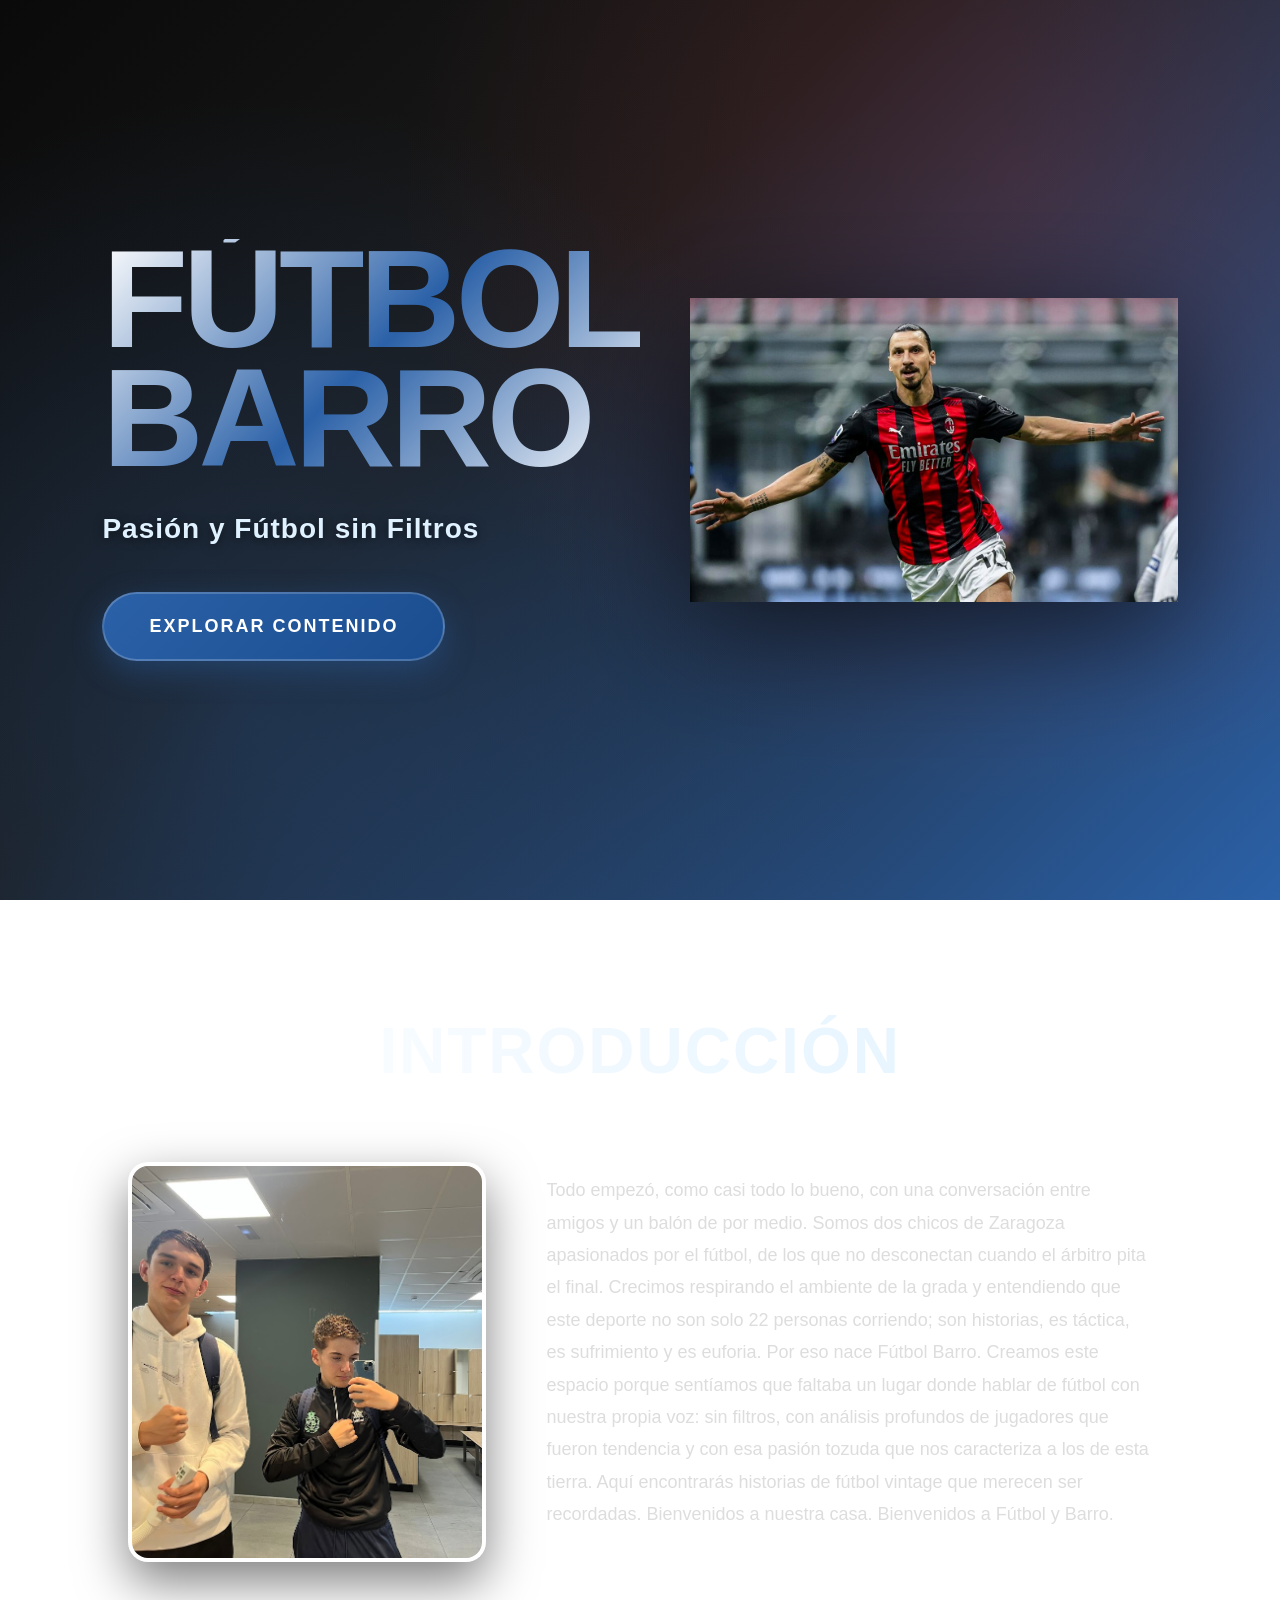
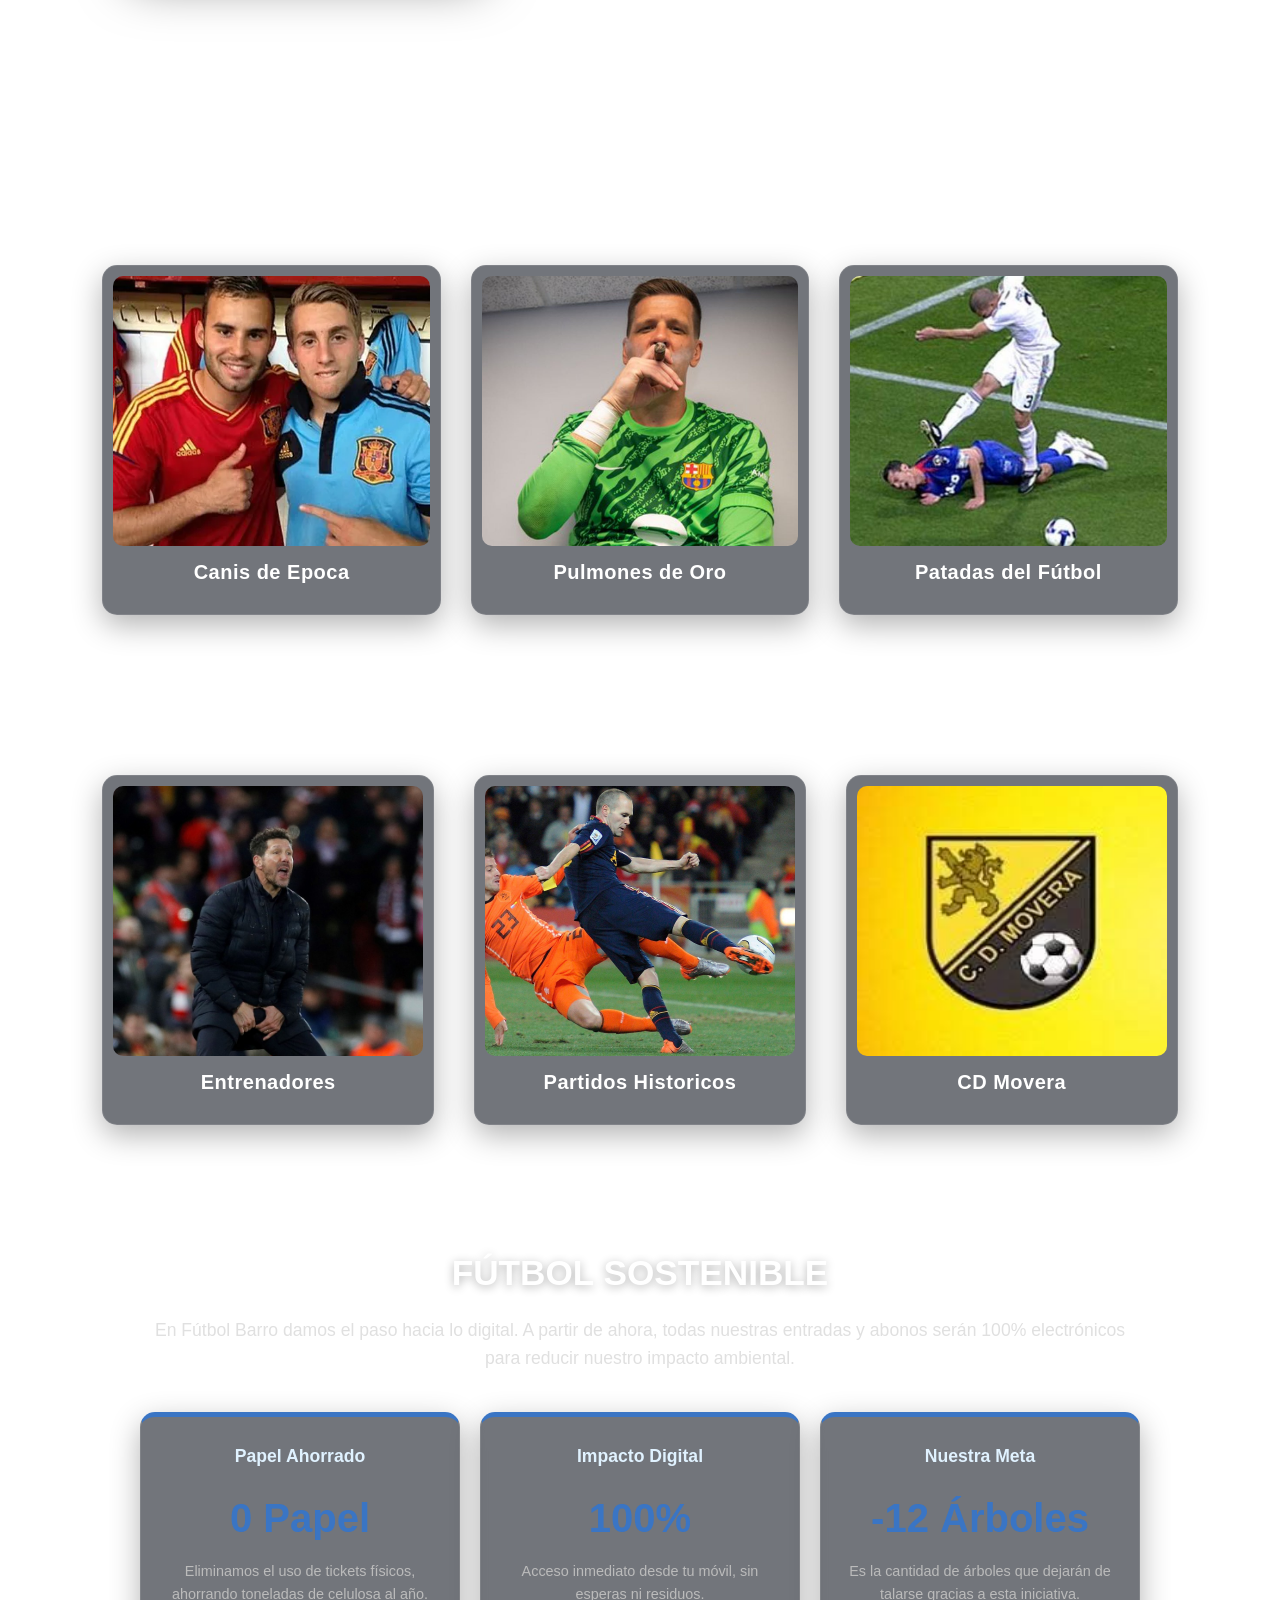
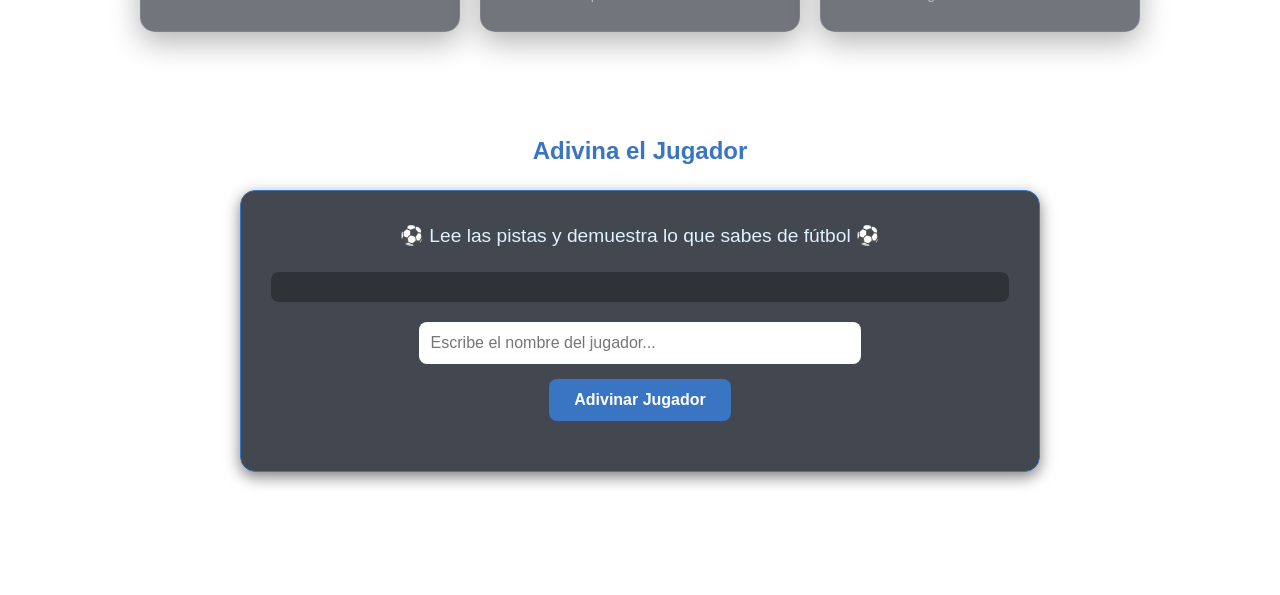
<file: index.html>
<!DOCTYPE html>
<html lang="es">

<head>
  <meta charset="UTF-8">
  <meta name="viewport" content="width=device-width, initial-scale=1.0">
  <title>Fútbol Barro</title>
  <link rel="stylesheet" href="Principal.css">
  

  <style>
    /* Tus estilos originales */
    .sostenibilidad {
      padding: 60px 20px;
      background-color: transparent;
      text-align: center;
      font-family: sans-serif;
    }
    .sos-container { max-width: 1000px; margin: 0 auto; }
    .sos-titulo {
      color: #ffffff; font-size: 2.2rem; margin-bottom: 15px; text-transform: uppercase;
      font-weight: bold; text-shadow: 0 2px 10px rgba(0, 0, 0, 0.3);
    }
    .sos-descripcion { font-size: 1.1rem; color: #e0e0e0; margin-bottom: 40px; line-height: 1.6; }
    .sos-grid { display: flex; justify-content: space-around; gap: 20px; flex-wrap: wrap; }
    .sos-card {
      background: rgba(20, 25, 35, 0.6); backdrop-filter: blur(10px); -webkit-backdrop-filter: blur(10px);
      padding: 25px; border-radius: 15px; box-shadow: 0 10px 30px rgba(0,0,0,0.3); flex: 1;
      min-width: 280px; border: 1px solid rgba(255, 255, 255, 0.1); border-top: 5px solid #3a75c4;
      transition: transform 0.3s ease, border-color 0.3s ease;
    }
    .sos-card:hover { transform: translateY(-5px); border-top-color: #619aeb; }
    .sos-card h3 { margin-bottom: 15px; color: #e0f2ff; font-size: 1.1rem; }
    .sos-numero { display: block; font-size: 2.5rem; font-weight: bold; color: #3a75c4; margin-bottom: 10px; }
    .sos-card p { font-size: 0.9rem; color: #bbb; }

    /* Estilos extra para que el juego se vea guapo */
    .juego-container {
      background: rgba(20, 25, 35, 0.8); padding: 30px; border-radius: 15px;
      border: 1px solid #3a75c4; color: white; box-shadow: 0 5px 15px rgba(0,0,0,0.5);
    }
    .juego-input {
      padding: 12px; width: 60%; border-radius: 8px; border: none;
      font-size: 1rem; margin-bottom: 15px; outline: none;
    }
    .juego-boton {
      padding: 12px 25px; background: #3a75c4; color: white; font-weight: bold;
      border: none; border-radius: 8px; cursor: pointer; font-size: 1rem; transition: 0.3s;
    }
    .juego-boton:hover { background: #619aeb; }
    .juego-reiniciar { background: #28a745; margin-top: 20px; }
    .juego-reiniciar:hover { background: #34ce57; }
  </style>
  <link rel="stylesheet" href="https://pyscript.net/releases/2024.1.1/core.css">
  <script type="module" src="https://pyscript.net/releases/2024.1.1/core.js"></script>
</head>

<body>
  <section class="hero">
    <div class="hero-overlay"></div>
    <div class="hero-text">
      <h1>FÚTBOL<br>BARRO</h1>
      <p class="hero-tagline">Pasión y Fútbol sin Filtros</p>
      <a href="#categorias" class="hero-cta">Explorar Contenido</a>
    </div>
    <div class="hero-img">
      <img src="ibra.jpg" alt="Jugador de Fútbol Barro">
    </div>
  </section>

  <section class="sobre">
    <h2>INTRODUCCIÓN</h2>
    <div class="sobre-container">
      <img class="sobre-img" src="Nosotros.jpg" alt="Sobre Nosotros">
      <div class="sobre-text">
        <p>Todo empezó, como casi todo lo bueno, con una conversación entre amigos y un balón de por medio. Somos dos
          chicos de Zaragoza apasionados por el fútbol, de los que no desconectan cuando el árbitro pita el final.
          Crecimos respirando el ambiente de la grada y entendiendo que este deporte no son solo 22 personas corriendo;
          son historias, es táctica, es sufrimiento y es euforia. Por eso nace Fútbol Barro.
          Creamos este espacio porque sentíamos que faltaba un lugar donde hablar de fútbol con nuestra propia voz: sin
          filtros, con análisis profundos de jugadores que fueron tendencia y con esa pasión tozuda que nos caracteriza
          a los de esta tierra. Aquí encontrarás historias de fútbol vintage que merecen ser recordadas.
          Bienvenidos a nuestra casa. Bienvenidos a Fútbol y Barro.</p>
      </div>
    </div>
  </section>

  <section id="categorias" class="categorias azul">
    <h2>Categorías</h2>
    <div class="cards">
      <a href="canis.html"><button class="card"><img src="deulofeuyjesesefutbol_0.jpg.jpg" alt="Canis de Epoca"><span>Canis de Epoca</span></button></a>
      <a href="pulmones.html"><button class="card"><img src="Pulmones.jpg" alt="Pulmones de oro"><span>Pulmones de Oro</span></button></a>
      <a href="patadas.html"><button class="card"><img src="pepe.jpg" alt="Patadas del Fútbol"><span>Patadas del Fútbol</span></button></a>
    </div>
  </section>

  <section class="categorias blanco">
    <div class="cat-grid">
      <a href="entrenadores.html"><button class="cat-item"><img src="Cholo.jpg" alt="Entrenadores" style="object-position: top;"><span>Entrenadores</span></button></a>
      <a href="partidos.html"><button class="cat-item"><img src="Iniesta.jpg" alt="Partidos Historicos" style="object-position: top;"><span>Partidos Historicos</span></button></a>
      <a href="movera.html"><button class="cat-item"><img src="Movera.jpg" alt="CD Movera" style="object-fit: fill;"><span>CD Movera</span></button></a>
    </div>
  </section>

  <section class="sostenibilidad">
    <div class="sos-container">
      <h2 class="sos-titulo">Fútbol Sostenible</h2>
      <p class="sos-descripcion">
        En Fútbol Barro damos el paso hacia lo digital. A partir de ahora, todas nuestras entradas y abonos serán 100% electrónicos para reducir nuestro impacto ambiental.
      </p>
      <div class="sos-grid">
        <div class="sos-card"><h3>Papel Ahorrado</h3><span class="sos-numero">0 Papel</span><p>Eliminamos el uso de tickets físicos, ahorrando toneladas de celulosa al año.</p></div>
        <div class="sos-card"><h3>Impacto Digital</h3><span class="sos-numero">100%</span><p>Acceso inmediato desde tu móvil, sin esperas ni residuos.</p></div>
        <div class="sos-card"><h3>Nuestra Meta</h3><span class="sos-numero">-12 Árboles</span><p>Es la cantidad de árboles que dejarán de talarse gracias a esta iniciativa.</p></div>
      </div>
    </div>
  </section>

  <section style="text-align: center; padding: 40px 20px;">
    <h2 style="margin-bottom: 20px; color: #3a75c4;">Adivina el Jugador</h2>
    
    <div style="max-width: 800px; margin: 0 auto;" class="juego-container">
      <p style="font-size: 1.2rem; color: #e0f2ff; margin-bottom: 20px;">⚽ Lee las pistas y demuestra lo que sabes de fútbol ⚽</p>
      
      <div style="background: rgba(0,0,0,0.3); padding: 15px; border-radius: 8px; margin-bottom: 20px;">
        <p id="texto-pista" style="font-size: 1.1rem; font-style: italic;"></p>
      </div>
      
      <p id="texto-intentos" style="color: #ffcc00; font-weight: bold; margin-bottom: 15px;"></p>
      
      <input type="text" id="input-respuesta" class="juego-input" placeholder="Escribe el nombre del jugador...">
      <br>
      <button id="btn-adivinar" py-click="comprobar_respuesta" class="juego-boton">Adivinar Jugador</button>
      
      <p id="texto-resultado" style="font-size: 1.3rem; font-weight: bold; margin-top: 20px;"></p>
      
      <button id="btn-reiniciar" py-click="iniciar_juego" class="juego-boton juego-reiniciar" style="display: none;">Jugar otra vez</button>

      <script type="py">
        import random
        from pyscript import document

        jugadores = [
            {"pistas": "Delantero, francés, juega en el Real Madrid, campeón del mundo en 2018.", "respuesta": "mbappe"},
            {"pistas": "Delantero, argentino, leyenda del FC Barcelona, ganó el Mundial en 2022.", "respuesta": "messi"},
            {"pistas": "Delantero, portugués, leyenda del Real Madrid, le apodan 'El Bicho'.", "respuesta": "cristiano ronaldo"},
            {"pistas": "Extremo, brasileño, juega en el Real Madrid, lleva el dorsal 7.", "respuesta": "vinicius"},
            {"pistas": "Delantero, noruego, juega en el Manchester City, le llaman el 'Cyborg'.", "respuesta": "haaland"},
            {"pistas": "Extremo, español, juega en el FC Barcelona, ganó la Eurocopa 2024 siendo muy joven.", "respuesta": "lamine yamal"},
            {"pistas": "Centrocampista, inglés, juega en el Real Madrid, celebra los goles con los brazos abiertos.", "respuesta": "bellingham"},
            {"pistas": "Portero, belga, juega en el Real Madrid, considerado uno de los mejores del mundo bajo palos.", "respuesta": "courtois"}
        ]

        jugador_secreto = {}
        intentos = 3

        def iniciar_juego(*args):
            global jugador_secreto, intentos
            jugador_secreto = random.choice(jugadores)
            intentos = 3
            
            document.getElementById("texto-pista").innerText = f"Pista: {jugador_secreto['pistas']}"
            document.getElementById("texto-intentos").innerText = f"Te quedan {intentos} intentos."
            document.getElementById("texto-resultado").innerText = ""
            document.getElementById("input-respuesta").value = ""
            
            document.getElementById("input-respuesta").disabled = False
            document.getElementById("btn-adivinar").disabled = False
            document.getElementById("btn-reiniciar").style.display = "none"

        def comprobar_respuesta(event):
            global intentos
            respuesta_usuario = document.getElementById("input-respuesta").value.strip().lower()
            resultado_el = document.getElementById("texto-resultado")
            intentos_el = document.getElementById("texto-intentos")
            
            if respuesta_usuario == jugador_secreto["respuesta"]:
                resultado_el.innerText = "¡CORRECTO! 🎉 Has adivinado el jugador."
                resultado_el.style.color = "#28a745" 
                terminar_juego()
            else:
                intentos -= 1
                if intentos > 0:
                    resultado_el.innerText = "❌ Incorrecto. ¡Prueba otra vez!"
                    resultado_el.style.color = "#dc3545" 
                    intentos_el.innerText = f"Te quedan {intentos} intentos."
                else:
                    resultado_el.innerText = f"💀 ¡Has perdido! El jugador era: {jugador_secreto['respuesta'].upper()}"
                    resultado_el.style.color = "#dc3545" 
                    intentos_el.innerText = "Te quedaste sin intentos."
                    terminar_juego()

        def terminar_juego():
            document.getElementById("input-respuesta").disabled = True
            document.getElementById("btn-adivinar").disabled = True
            document.getElementById("btn-reiniciar").style.display = "inline-block"

        iniciar_juego()
      </script>
    </div>
  </section>

  <footer class="footer">
    <div class="footer-left">Álvaro López y Rubén Alquezar</div>
    <div class="footer-right">FutbolBarroSL</div>
  </footer>
</body>

</html>
</file>
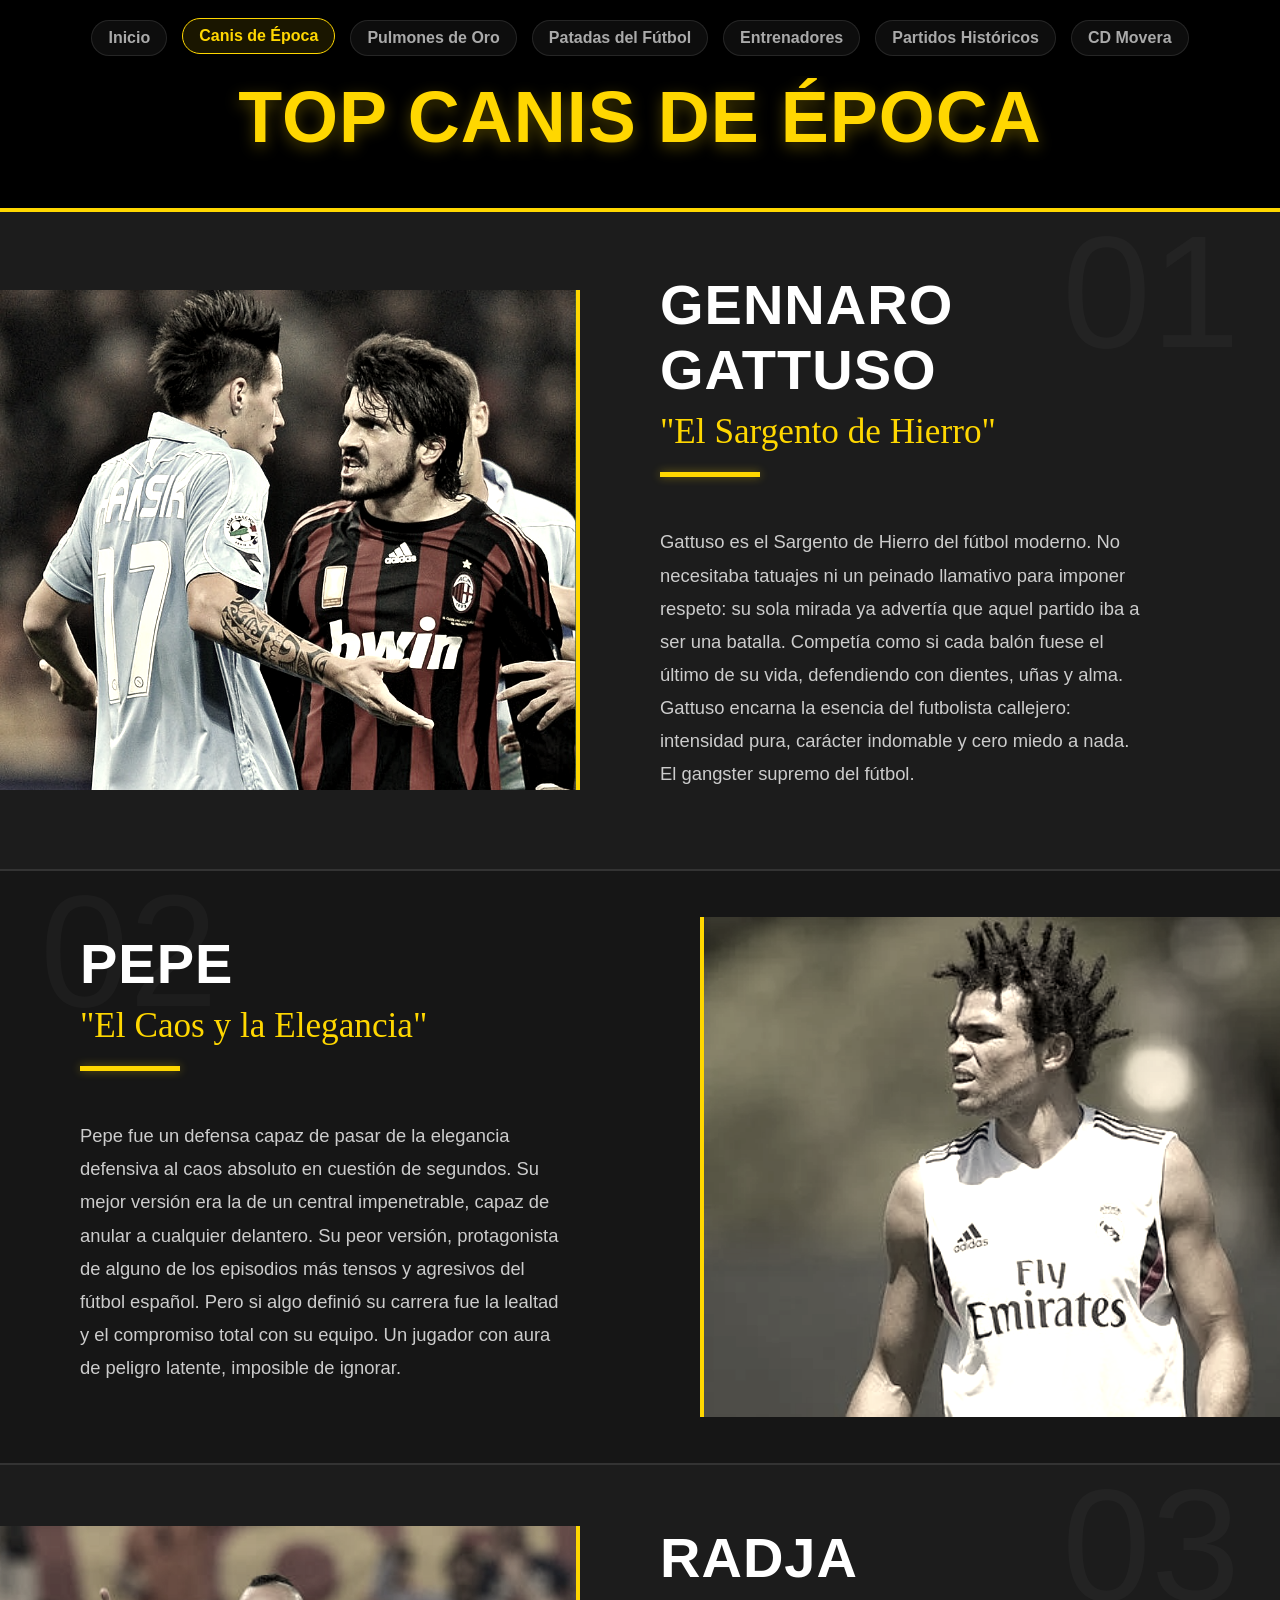
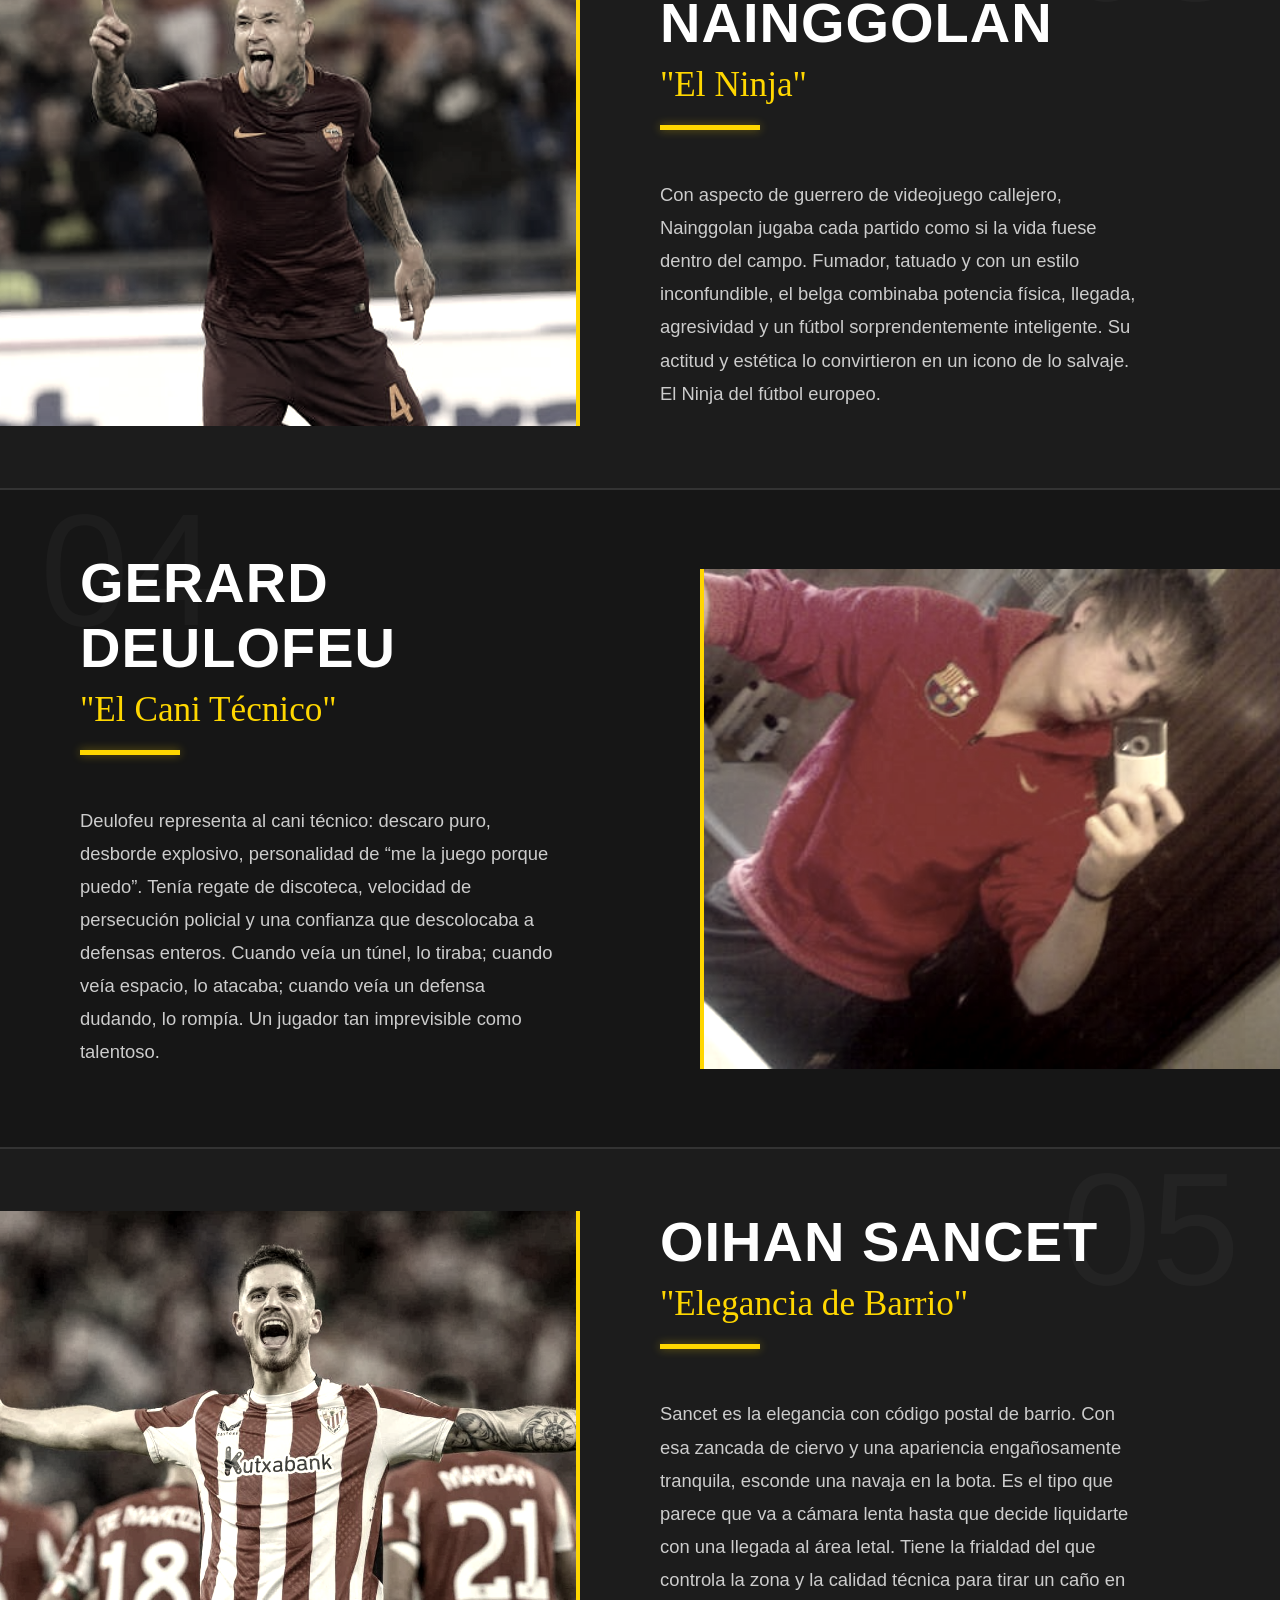
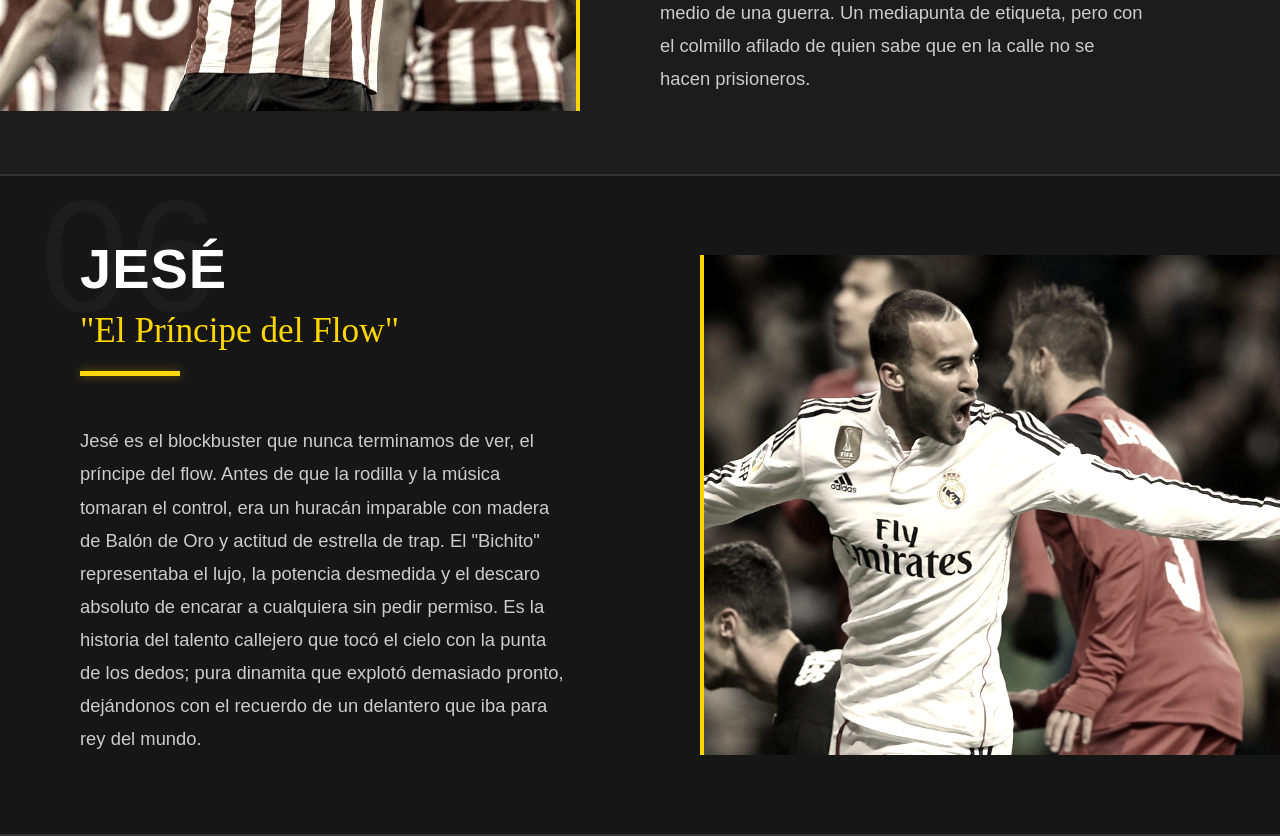
<file: canis.html>
<!DOCTYPE html>
<html lang="en">

<head>
    <meta charset="UTF-8">
    <meta name="viewport" content="width=device-width, initial-scale=1.0">
    <title>Canis de Epoca</title>
    <link rel="stylesheet" href="canis.css">
</head>

<body>
    <nav class="category-nav">
        <a href="index.html">Inicio</a>
        <a href="canis.html" class="active">Canis de Época</a>
        <a href="pulmones.html">Pulmones de Oro</a>
        <a href="patadas.html">Patadas del Fútbol</a>
        <a href="entrenadores.html">Entrenadores</a>
        <a href="partidos.html">Partidos Históricos</a>
        <a href="movera.html">CD Movera</a>
    </nav>
    <header class="main-header">
        <h1 class="titulo-principal">TOP CANIS DE ÉPOCA</h1>
    </header>

    <main class="lista-canis">

        <!-- 1. Gennaro Gattuso -->
        <section class="cani-row rango-1">
            <div class="cani-img-container">
                <img src="gatuso.jpg" alt="Gennaro Gattuso" class="img-cani">
            </div>
            <div class="cani-info">
                <span class="rank-number">01</span>
                <h2>Gennaro Gattuso</h2>
                <p class="apodo">"El Sargento de Hierro"</p>
                <div class="separator-gold"></div>
                <p class="descripcion">
                    Gattuso es el Sargento de Hierro del fútbol moderno. No necesitaba tatuajes ni un peinado
                    llamativo para imponer respeto: su sola mirada ya advertía que aquel partido iba a ser una batalla.
                    Competía como si cada balón fuese el último de su vida, defendiendo con dientes, uñas y alma.
                    Gattuso encarna la esencia del futbolista callejero: intensidad pura, carácter indomable y cero
                    miedo a nada. El gangster supremo del fútbol.
                </p>
            </div>
        </section>

        <!-- 2. Pepe -->
        <section class="cani-row rango-2">
            <div class="cani-img-container">
                <img src="pepe.png" alt="Pepe" class="img-cani">
            </div>
            <div class="cani-info">
                <span class="rank-number">02</span>
                <h2>Pepe</h2>
                <p class="apodo">"El Caos y la Elegancia"</p>
                <div class="separator-gold"></div>
                <p class="descripcion">
                    Pepe fue un defensa capaz de pasar de la elegancia defensiva al caos absoluto en cuestión de
                    segundos. Su mejor versión era la de un central impenetrable, capaz de anular a cualquier
                    delantero. Su peor versión, protagonista de alguno de los episodios más tensos y agresivos del
                    fútbol español. Pero si algo definió su carrera fue la lealtad y el compromiso total con su equipo.
                    Un jugador con aura de peligro latente, imposible de ignorar.
                </p>
            </div>
        </section>

        <!-- 3. Radja Nainggolan -->
        <section class="cani-row rango-3">
            <div class="cani-img-container">
                <img src="naingolan.png" alt="Radja Nainggolan" class="img-cani">
            </div>
            <div class="cani-info">
                <span class="rank-number">03</span>
                <h2>Radja Nainggolan</h2>
                <p class="apodo">"El Ninja"</p>
                <div class="separator-gold"></div>
                <p class="descripcion">
                    Con aspecto de guerrero de videojuego callejero, Nainggolan jugaba cada partido como si la vida
                    fuese dentro del campo. Fumador, tatuado y con un estilo inconfundible, el belga combinaba
                    potencia física, llegada, agresividad y un fútbol sorprendentemente inteligente. Su actitud y
                    estética lo convirtieron en un icono de lo salvaje. El Ninja del fútbol europeo.
                </p>
            </div>
        </section>

        <!-- 4. Gerard Deulofeu -->
        <section class="cani-row">
            <div class="cani-img-container">
                <img src="deulofeu.jpg" alt="Gerard Deulofeu" class="img-cani">
            </div>
            <div class="cani-info">
                <span class="rank-number">04</span>
                <h2>Gerard Deulofeu</h2>
                <p class="apodo">"El Cani Técnico"</p>
                <div class="separator-gold"></div>
                <p class="descripcion">
                    Deulofeu representa al cani técnico: descaro puro, desborde explosivo, personalidad de “me la
                    juego porque puedo”. Tenía regate de discoteca, velocidad de persecución policial y una confianza
                    que descolocaba a defensas enteros. Cuando veía un túnel, lo tiraba; cuando veía espacio, lo
                    atacaba; cuando veía un defensa dudando, lo rompía. Un jugador tan imprevisible como talentoso.
                </p>
            </div>
        </section>

        <!-- 5. Oihan Sancet -->
        <section class="cani-row">
            <div class="cani-img-container">
                <img src="sancet.png" alt="Oihan Sancet" class="img-cani">
            </div>
            <div class="cani-info">
                <span class="rank-number">05</span>
                <h2>Oihan Sancet</h2>
                <p class="apodo">"Elegancia de Barrio"</p>
                <div class="separator-gold"></div>
                <p class="descripcion">
                    Sancet es la elegancia con código postal de barrio. Con esa zancada de ciervo y una apariencia
                    engañosamente tranquila, esconde una navaja en la bota. Es el tipo que parece que va a cámara
                    lenta hasta que decide liquidarte con una llegada al área letal. Tiene la frialdad del que
                    controla la zona y la calidad técnica para tirar un caño en medio de una guerra. Un mediapunta de
                    etiqueta, pero con el colmillo afilado de quien sabe que en la calle no se hacen prisioneros.
                </p>
            </div>
        </section>

        <!-- 6. Jesé -->
        <section class="cani-row">
            <div class="cani-img-container">
                <img src="jese2.jpg" alt="Jesé" class="img-cani">
            </div>
            <div class="cani-info">
                <span class="rank-number">06</span>
                <h2>Jesé</h2>
                <p class="apodo">"El Príncipe del Flow"</p>
                <div class="separator-gold"></div>
                <p class="descripcion">
                    Jesé es el blockbuster que nunca terminamos de ver, el príncipe del flow. Antes de que la
                    rodilla y la música tomaran el control, era un huracán imparable con madera de Balón de Oro y
                    actitud de estrella de trap. El "Bichito" representaba el lujo, la potencia desmedida y el
                    descaro absoluto de encarar a cualquiera sin pedir permiso. Es la historia del talento callejero
                    que tocó el cielo con la punta de los dedos; pura dinamita que explotó demasiado pronto,
                    dejándonos con el recuerdo de un delantero que iba para rey del mundo.
                </p>
            </div>
        </section>

    </main>
    <script src="sticky-nav.js"></script>
</body>

</html>
</file>
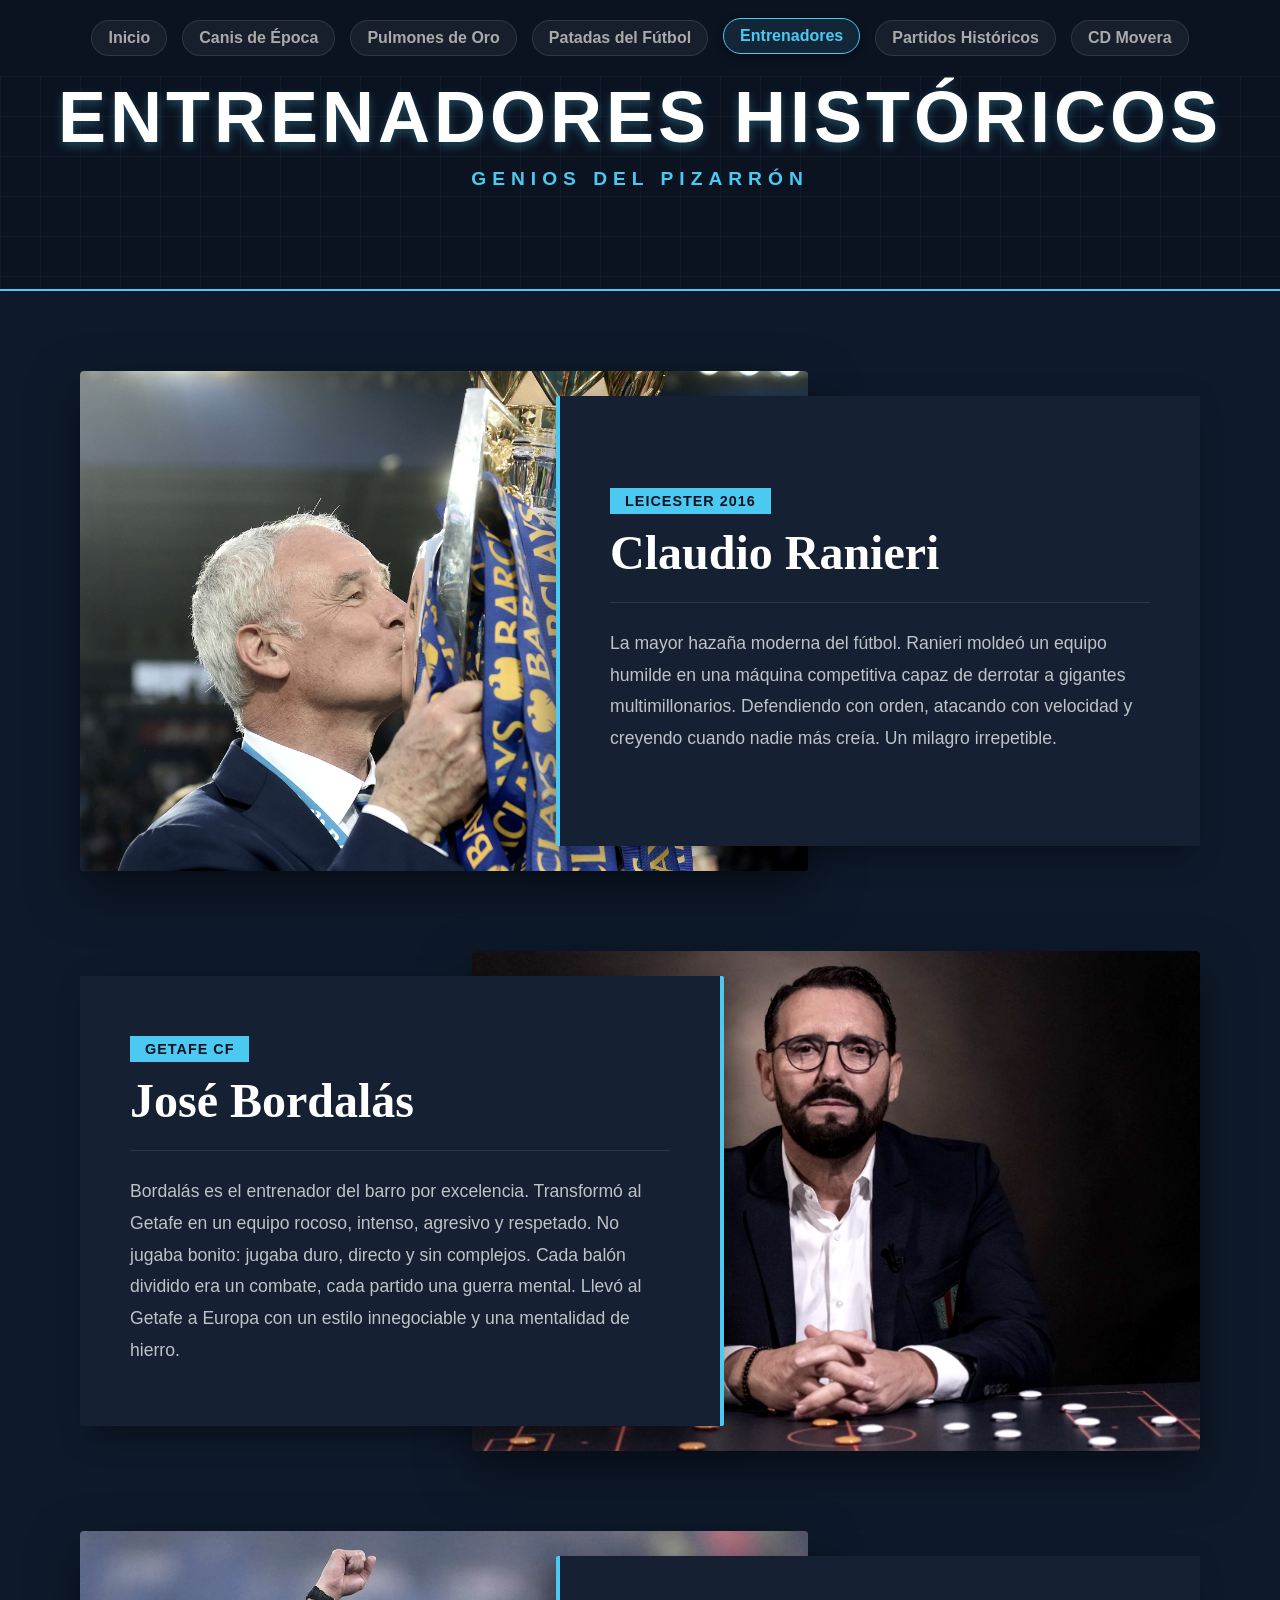
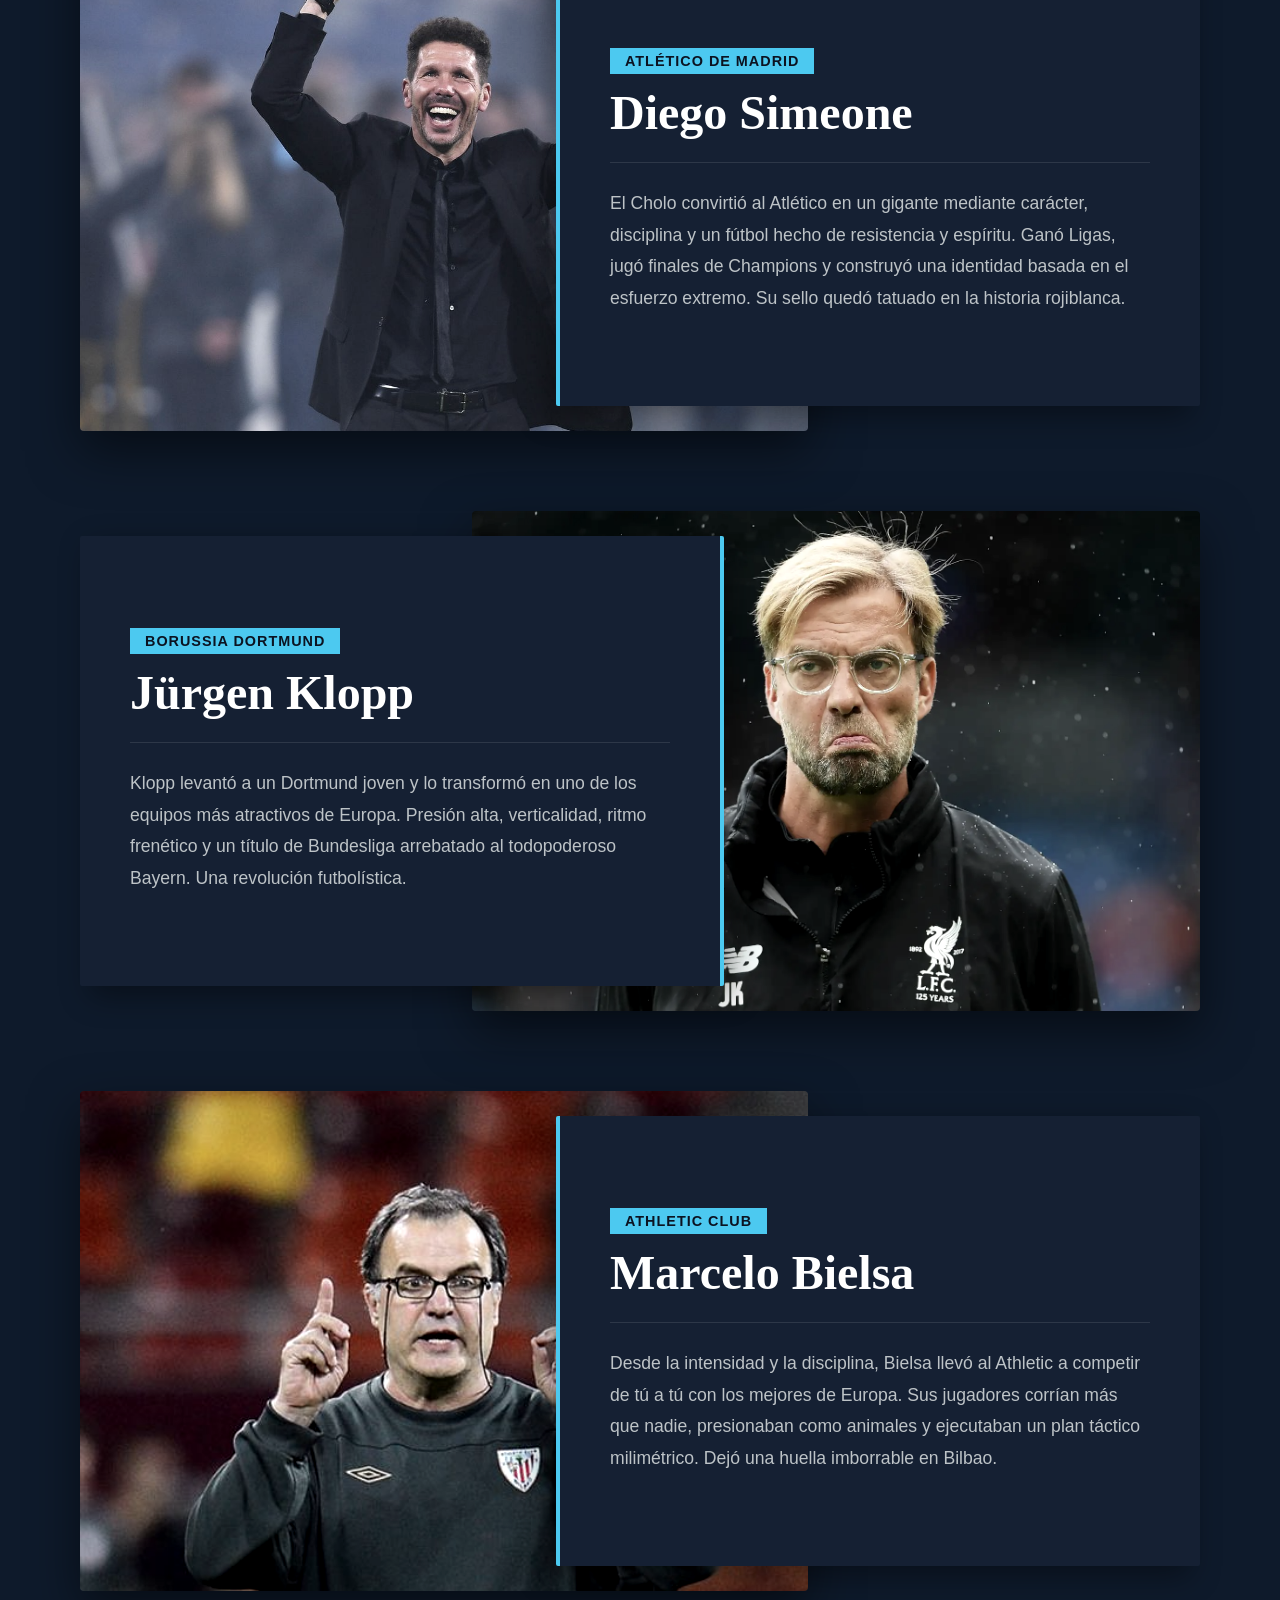
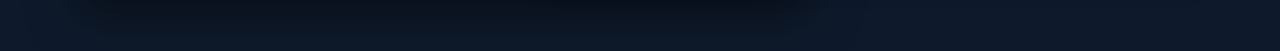
<file: entrenadores.html>
<!DOCTYPE html>
<html lang="en">

<head>
    <meta charset="UTF-8">
    <meta name="viewport" content="width=device-width, initial-scale=1.0">
    <title>Entrenadores Históricos</title>
    <link rel="stylesheet" href="entrenadores.css">
</head>

<body>
    <nav class="category-nav">
        <a href="index.html">Inicio</a>
        <a href="canis.html">Canis de Época</a>
        <a href="pulmones.html">Pulmones de Oro</a>
        <a href="patadas.html">Patadas del Fútbol</a>
        <a href="entrenadores.html" class="active">Entrenadores</a>
        <a href="partidos.html">Partidos Históricos</a>
        <a href="movera.html">CD Movera</a>
    </nav>
    <header class="header-tactico">
        <h1 class="titulo-principal">ENTRENADORES HISTÓRICOS</h1>
        <p class="sub-header">GENIOS DEL PIZARRÓN</p>
    </header>

    <main class="lista-entrenadores">

        <!-- 1. Claudio Ranieri -->
        <section class="entrenador-row">
            <div class="img-wrapper">
                <img src="claudio.jpg" alt="Claudio Ranieri" class="entrenador-img">
            </div>
            <div class="tactical-card">
                <div class="card-header">
                    <span class="team-tag">LEICESTER 2016</span>
                    <h2>Claudio Ranieri</h2>
                </div>
                <div class="separator-blue"></div>
                <p class="descripcion">
                    La mayor hazaña moderna del fútbol. Ranieri moldeó un equipo humilde en una máquina competitiva
                    capaz de derrotar a gigantes multimillonarios. Defendiendo con orden, atacando con velocidad y
                    creyendo cuando nadie más creía. Un milagro irrepetible.
                </p>
            </div>
        </section>

        <!-- 2. José Bordalás -->
        <section class="entrenador-row inverted">
            <div class="img-wrapper">
                <img src="Bordalas2.webp" alt="José Bordalás" class="entrenador-img">
            </div>
            <div class="tactical-card">
                <div class="card-header">
                    <span class="team-tag">GETAFE CF</span>
                    <h2>José Bordalás</h2>
                </div>
                <div class="separator-blue"></div>
                <p class="descripcion">
                    Bordalás es el entrenador del barro por excelencia. Transformó al Getafe en un equipo rocoso,
                    intenso, agresivo y respetado. No jugaba bonito: jugaba duro, directo y sin complejos. Cada balón
                    dividido era un combate, cada partido una guerra mental. Llevó al Getafe a Europa con un estilo
                    innegociable y una mentalidad de hierro.
                </p>
            </div>
        </section>

        <!-- 3. Diego Simeone -->
        <section class="entrenador-row">
            <div class="img-wrapper">
                <img src="cholosimeone.jpg" alt="Diego Simeone" class="entrenador-img">
            </div>
            <div class="tactical-card">
                <div class="card-header">
                    <span class="team-tag">ATLÉTICO DE MADRID</span>
                    <h2>Diego Simeone</h2>
                </div>
                <div class="separator-blue"></div>
                <p class="descripcion">
                    El Cholo convirtió al Atlético en un gigante mediante carácter, disciplina y un fútbol hecho de
                    resistencia y espíritu. Ganó Ligas, jugó finales de Champions y construyó una identidad basada en el
                    esfuerzo extremo. Su sello quedó tatuado en la historia rojiblanca.
                </p>
            </div>
        </section>

        <!-- 4. Jürgen Klopp -->
        <section class="entrenador-row inverted">
            <div class="img-wrapper">
                <img src="klopp2.webp" alt="Jürgen Klopp" class="entrenador-img" style="object-position: center top;">
            </div>
            <div class="tactical-card">
                <div class="card-header">
                    <span class="team-tag">BORUSSIA DORTMUND</span>
                    <h2>Jürgen Klopp</h2>
                </div>
                <div class="separator-blue"></div>
                <p class="descripcion">
                    Klopp levantó a un Dortmund joven y lo transformó en uno de los equipos más atractivos de Europa.
                    Presión alta, verticalidad, ritmo frenético y un título de Bundesliga arrebatado al todopoderoso
                    Bayern. Una revolución futbolística.
                </p>
            </div>
        </section>

        <!-- 5. Marcelo Bielsa -->
        <section class="entrenador-row">
            <div class="img-wrapper">
                <img src="Bielsa.jpg" alt="Marcelo Bielsa" class="entrenador-img">
            </div>
            <div class="tactical-card">
                <div class="card-header">
                    <span class="team-tag">ATHLETIC CLUB</span>
                    <h2>Marcelo Bielsa</h2>
                </div>
                <div class="separator-blue"></div>
                <p class="descripcion">
                    Desde la intensidad y la disciplina, Bielsa llevó al Athletic a competir de tú a tú con los mejores
                    de Europa. Sus jugadores corrían más que nadie, presionaban como animales y ejecutaban un plan
                    táctico milimétrico. Dejó una huella imborrable en Bilbao.
                </p>
            </div>
        </section>

    </main>
    <script src="sticky-nav.js"></script>
</body>

</html>
</file>
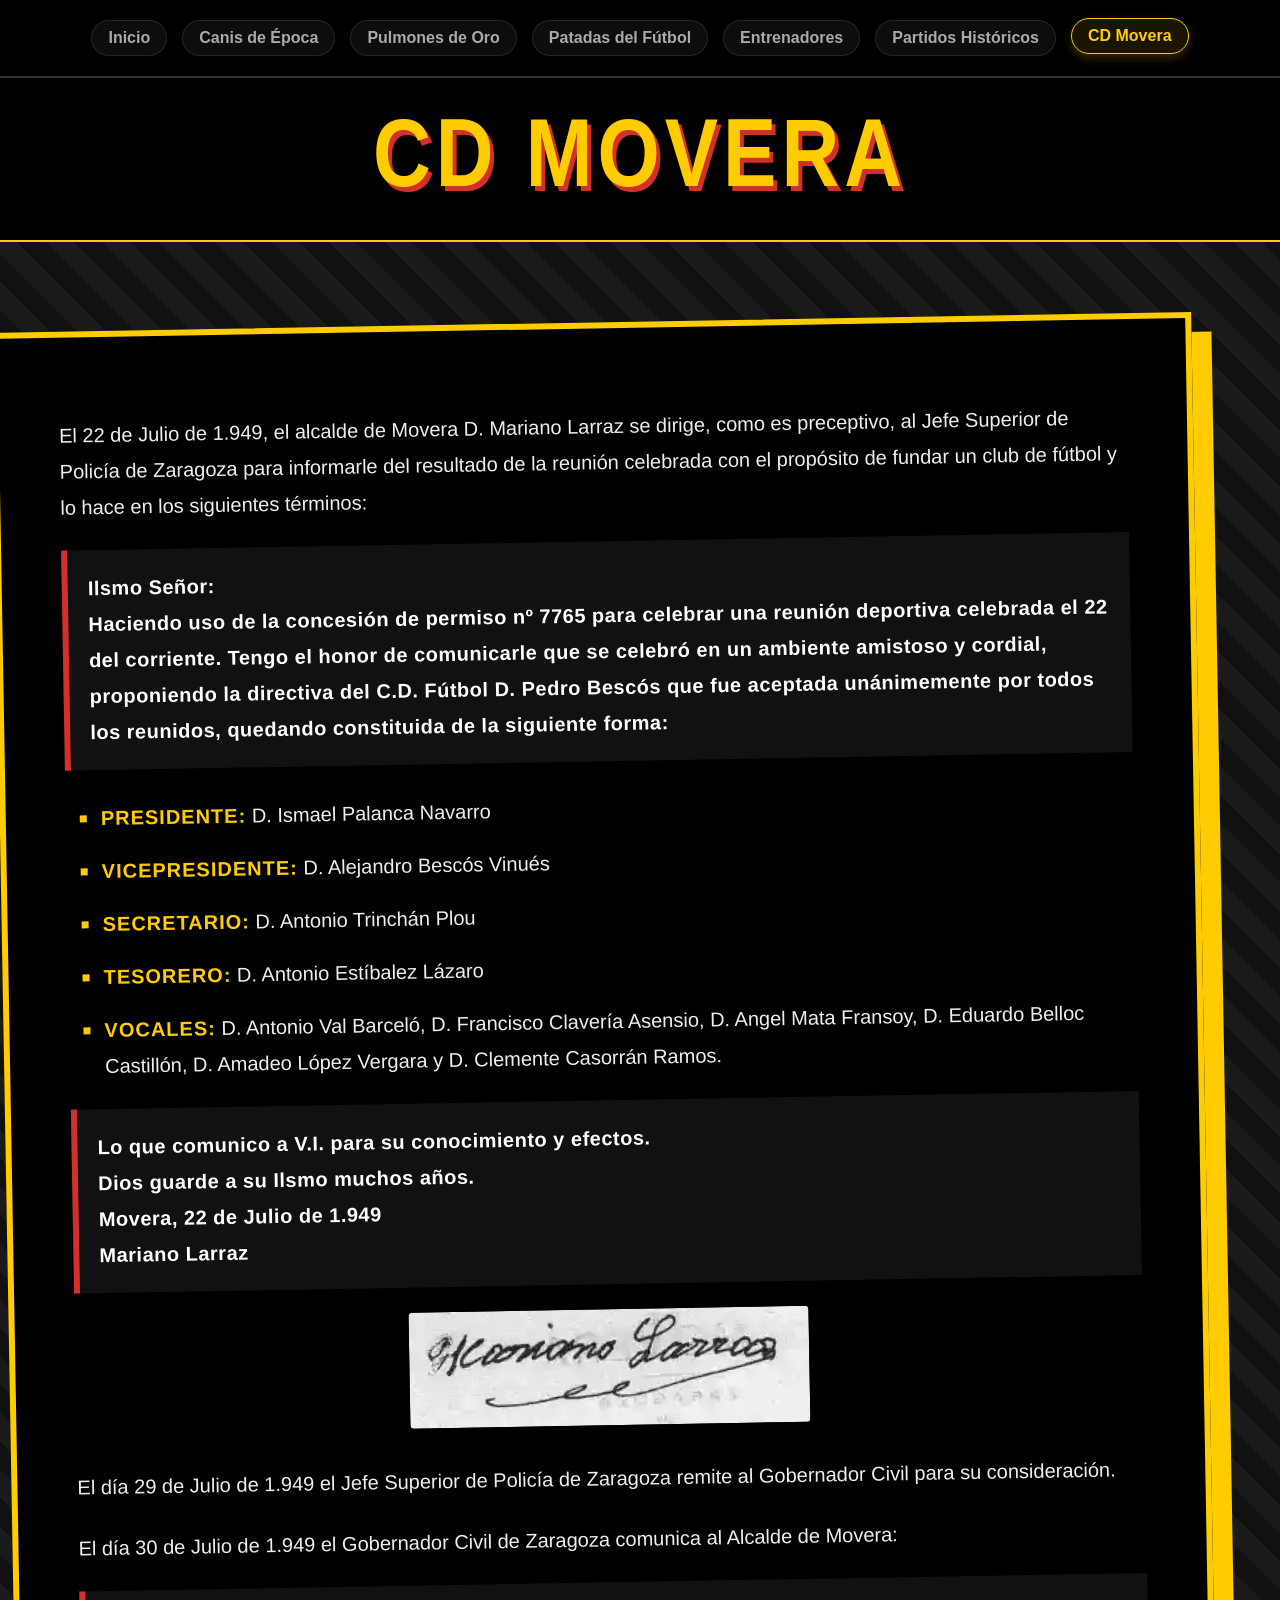
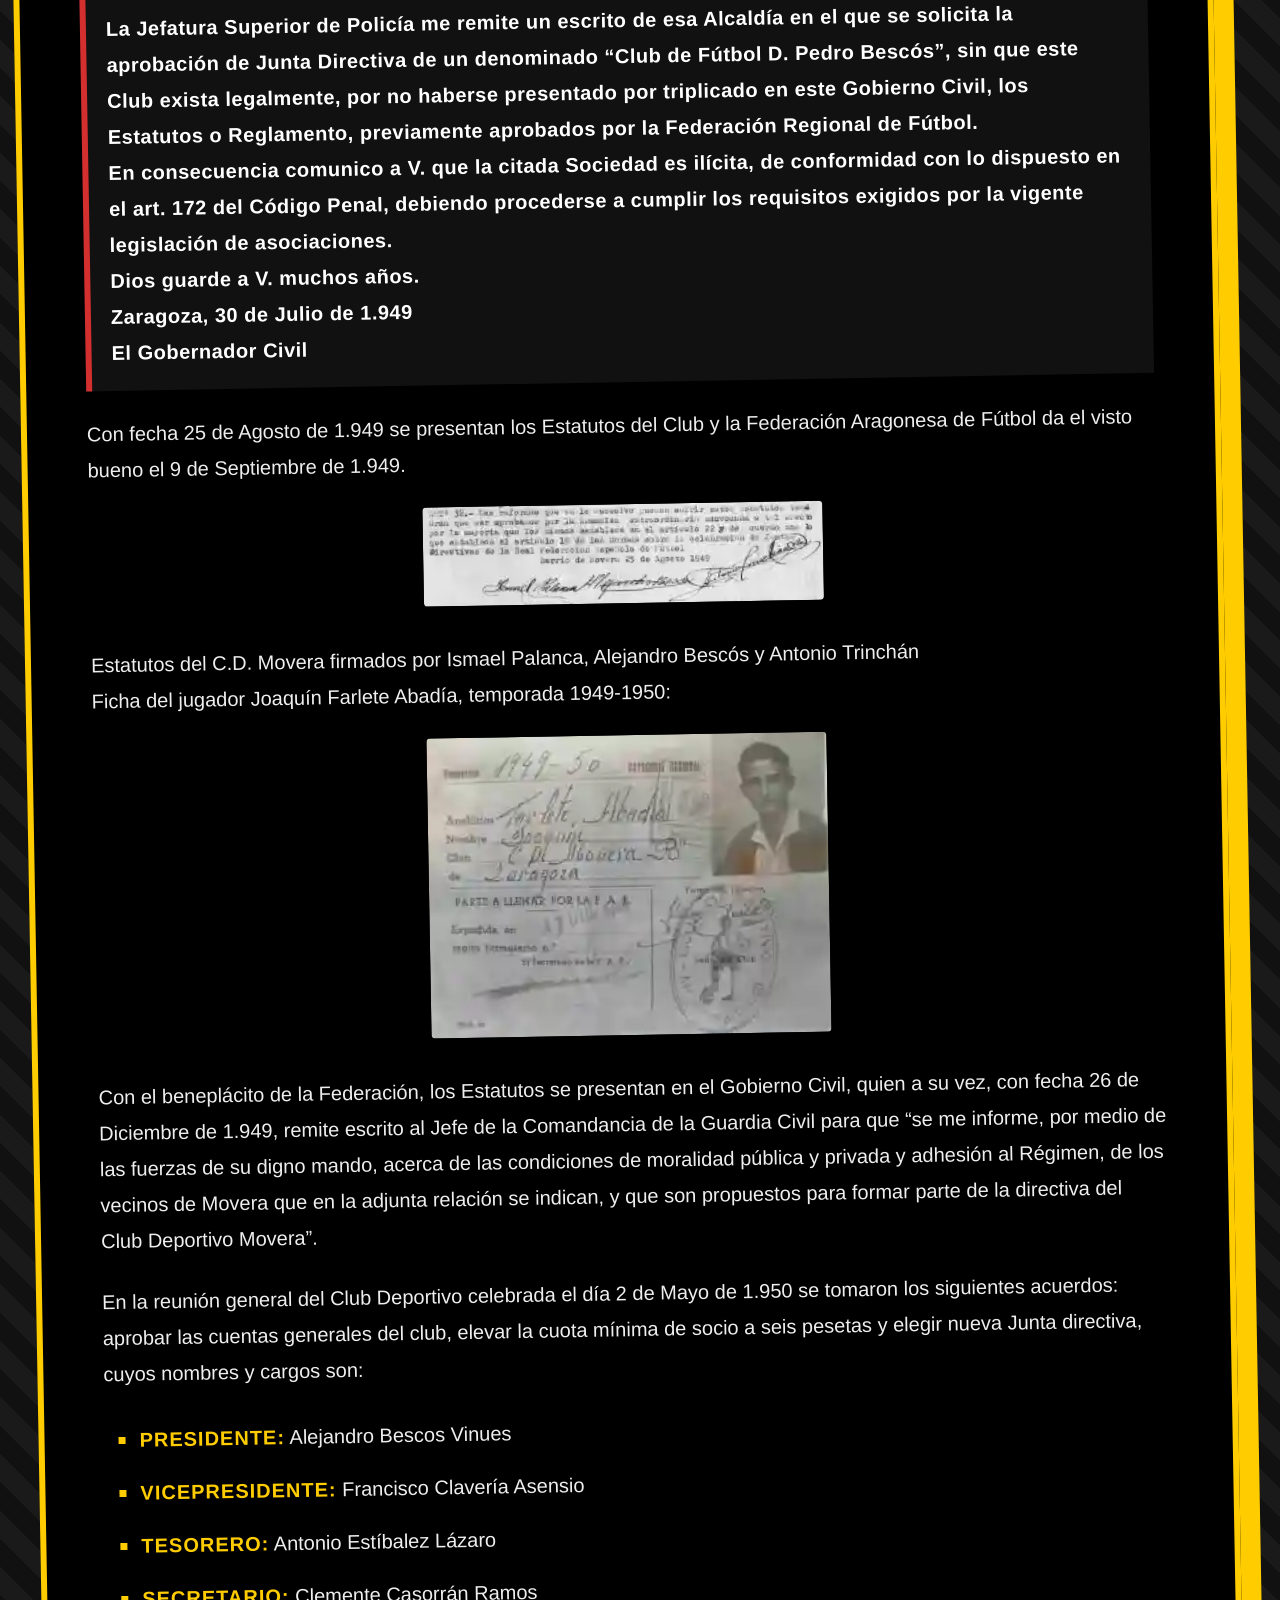
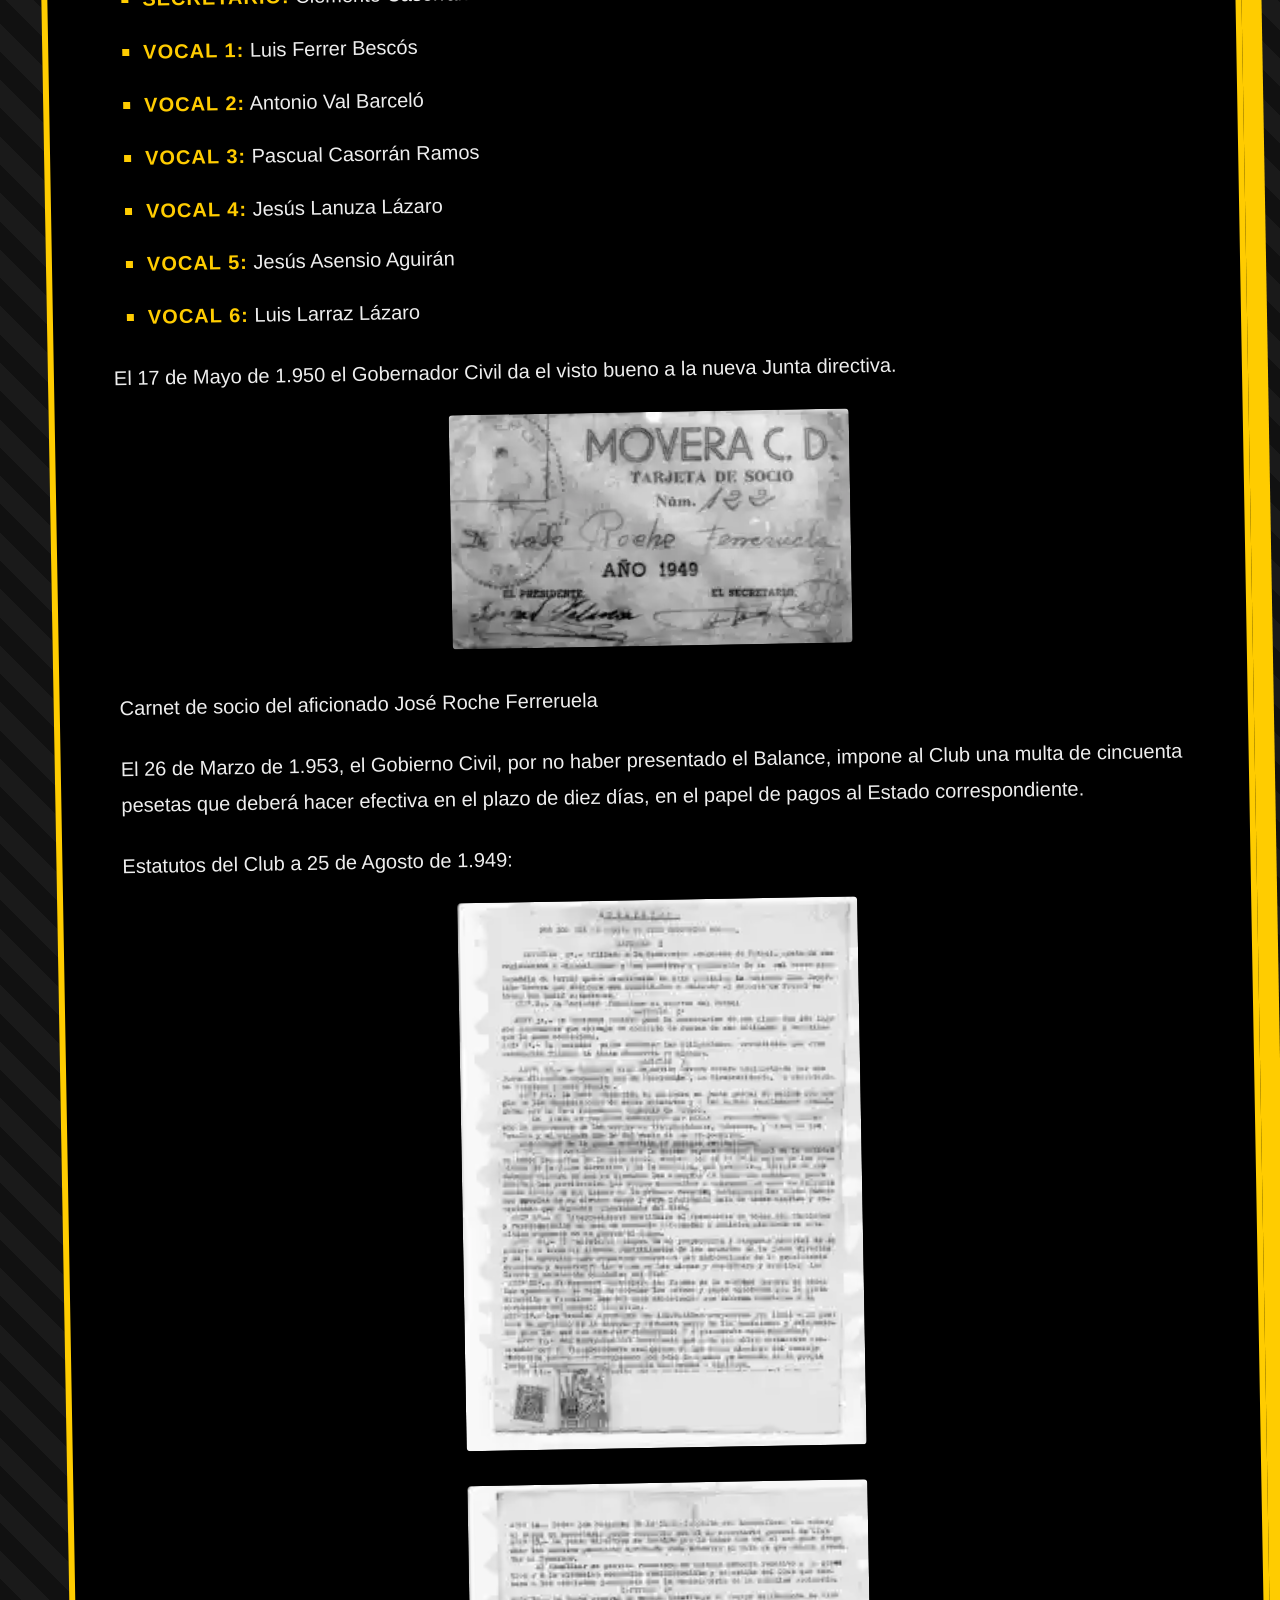
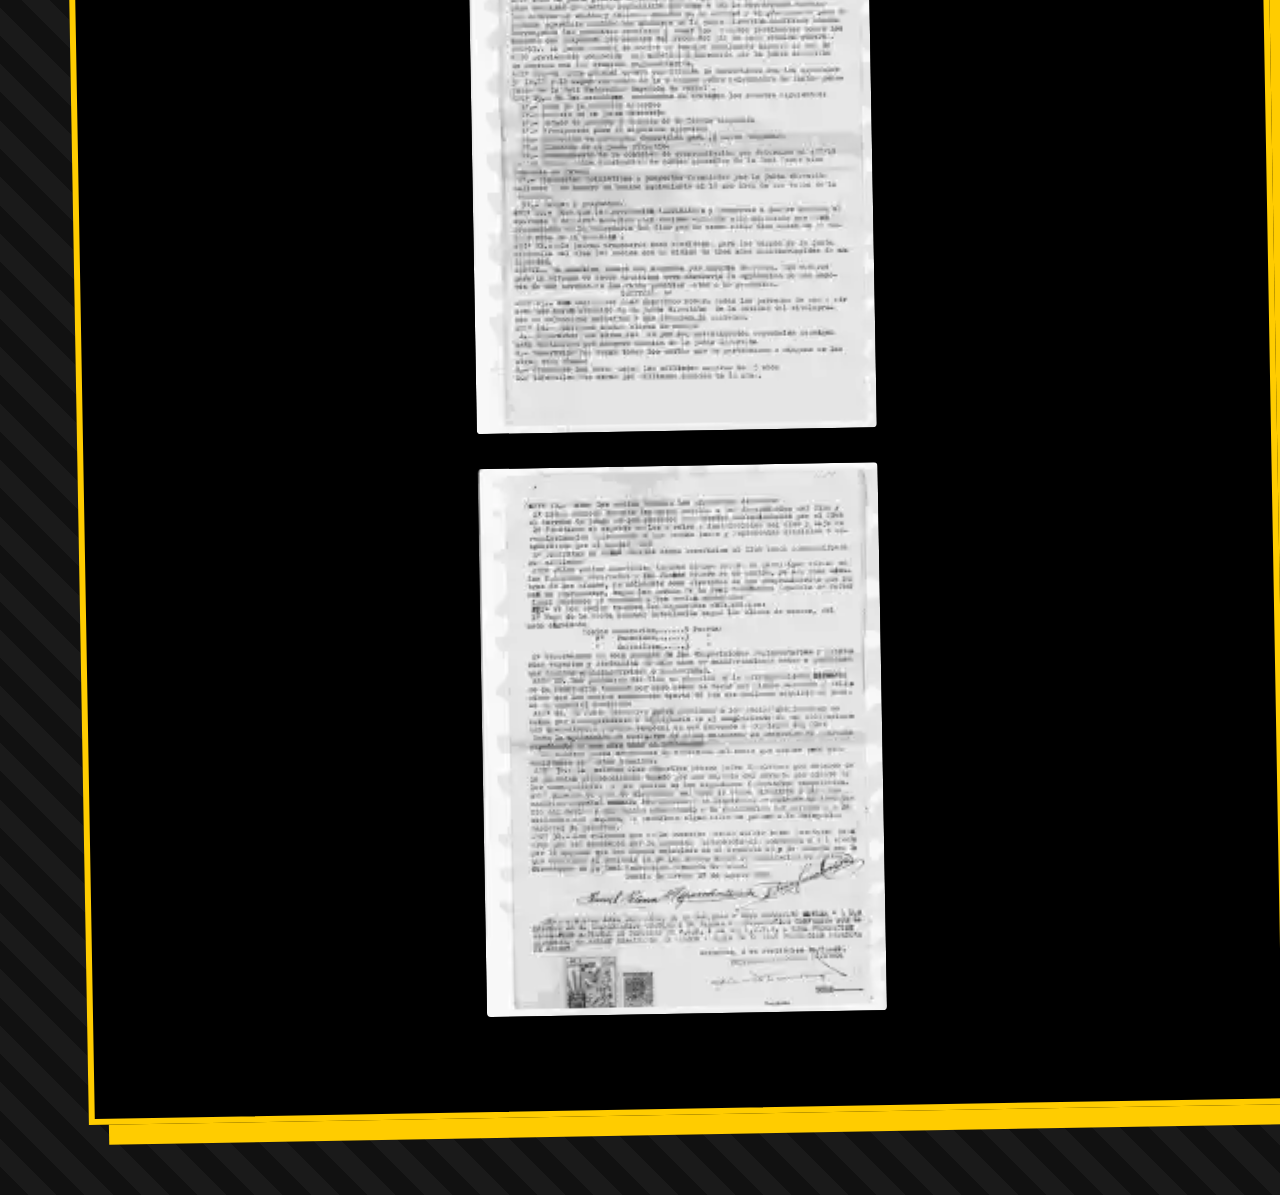
<file: movera.html>
<!DOCTYPE html>
<html lang="en">

<head>
  <meta charset="UTF-8">
  <meta name="viewport" content="width=device-width, initial-scale=1.0">
  <title>Movera</title>
  <link rel="stylesheet" href="movera.css">
</head>

<body>
  <nav class="category-nav">
    <a href="index.html">Inicio</a>
    <a href="canis.html">Canis de Época</a>
    <a href="pulmones.html">Pulmones de Oro</a>
    <a href="patadas.html">Patadas del Fútbol</a>
    <a href="entrenadores.html">Entrenadores</a>
    <a href="partidos.html">Partidos Históricos</a>
    <a href="movera.html" class="active">CD Movera</a>
  </nav>
  <header class="main-header">
    <h1 class="titulo-principal">CD MOVERA</h1>
  </header>

  <section class="cd-movera">
    <div class="movera-container">
      <div class="movera-text">
        <p>El 22 de Julio de 1.949, el alcalde de Movera D. Mariano Larraz se dirige, como es preceptivo, al Jefe
          Superior de Policía de Zaragoza para informarle del resultado de la reunión celebrada con el propósito de
          fundar un club de fútbol y lo hace en los siguientes términos:</p>

        <p><em>Ilsmo Señor:<br>
            Haciendo uso de la concesión de permiso nº 7765 para celebrar una reunión deportiva celebrada el 22 del
            corriente. Tengo el honor de comunicarle que se celebró en un ambiente amistoso y cordial, proponiendo la
            directiva del C.D. Fútbol D. Pedro Bescós que fue aceptada unánimemente por todos los reunidos, quedando
            constituida de la siguiente forma:</em></p>

        <ul>
          <li><strong>Presidente:</strong> D. Ismael Palanca Navarro</li>
          <li><strong>Vicepresidente:</strong> D. Alejandro Bescós Vinués</li>
          <li><strong>Secretario:</strong> D. Antonio Trinchán Plou</li>
          <li><strong>Tesorero:</strong> D. Antonio Estíbalez Lázaro</li>
          <li><strong>Vocales:</strong> D. Antonio Val Barceló, D. Francisco Clavería Asensio, D. Angel Mata Fransoy, D.
            Eduardo Belloc Castillón, D. Amadeo López Vergara y D. Clemente Casorrán Ramos.</li>
        </ul>

        <p><em>Lo que comunico a V.I. para su conocimiento y efectos.<br>
            Dios guarde a su Ilsmo muchos años.<br>
            Movera, 22 de Julio de 1.949<br>
            Mariano Larraz </em></p>
        <img src="firma-mariano-larraz_rec.webp" alt="Firma de Mariano Larraz" class="firma-img">

        <p>El día 29 de Julio de 1.949 el Jefe Superior de Policía de Zaragoza remite al Gobernador Civil para su
          consideración.</p>

        <p>El día 30 de Julio de 1.949 el Gobernador Civil de Zaragoza comunica al Alcalde de Movera:</p>

        <p><em>La Jefatura Superior de Policía me remite un escrito de esa Alcaldía en el que se solicita la aprobación
            de Junta Directiva de un denominado “Club de Fútbol D. Pedro Bescós”, sin que este Club exista legalmente,
            por no haberse presentado por triplicado en este Gobierno Civil, los Estatutos o Reglamento, previamente
            aprobados por la Federación Regional de Fútbol.<br>
            En consecuencia comunico a V. que la citada Sociedad es ilícita, de conformidad con lo dispuesto en el art.
            172 del Código Penal, debiendo procederse a cumplir los requisitos exigidos por la vigente legislación de
            asociaciones.<br>
            Dios guarde a V. muchos años.<br>
            Zaragoza, 30 de Julio de 1.949<br>
            El Gobernador Civil</em></p>

        <p>Con fecha 25 de Agosto de 1.949 se presentan los Estatutos del Club y la Federación Aragonesa de Fútbol da el
          visto bueno el 9 de Septiembre de 1.949.</p>
        <img src="firmantes-estatutos-1949_rec.webp" alt="firmantes-estatutos-1949_rec" class="firma-img">

        <p>Estatutos del C.D. Movera firmados por Ismael Palanca, Alejandro Bescós y Antonio Trinchán<br>
          Ficha del jugador Joaquín Farlete Abadía, temporada 1949-1950:</p>
        <img src="ficha-jugador-farlete_rec.webp" alt="ficha-jugador-farlete_rec" class="firma-img">

        <p>Con el beneplácito de la Federación, los Estatutos se presentan en el Gobierno Civil, quien a su vez, con
          fecha 26 de Diciembre de 1.949, remite escrito al Jefe de la Comandancia de la Guardia Civil para que “se me
          informe, por medio de las fuerzas de su digno mando, acerca de las condiciones de moralidad pública y privada
          y adhesión al Régimen, de los vecinos de Movera que en la adjunta relación se indican, y que son propuestos
          para formar parte de la directiva del Club Deportivo Movera”.</p>

        <p>En la reunión general del Club Deportivo celebrada el día 2 de Mayo de 1.950 se tomaron los siguientes
          acuerdos: aprobar las cuentas generales del club, elevar la cuota mínima de socio a seis pesetas y elegir
          nueva Junta directiva, cuyos nombres y cargos son:</p>

        <ul>
          <li><strong>Presidente:</strong> Alejandro Bescos Vinues</li>
          <li><strong>Vicepresidente:</strong> Francisco Clavería Asensio</li>
          <li><strong>Tesorero:</strong> Antonio Estíbalez Lázaro</li>
          <li><strong>Secretario:</strong> Clemente Casorrán Ramos</li>
          <li><strong>Vocal 1:</strong> Luis Ferrer Bescós</li>
          <li><strong>Vocal 2:</strong> Antonio Val Barceló</li>
          <li><strong>Vocal 3:</strong> Pascual Casorrán Ramos</li>
          <li><strong>Vocal 4:</strong> Jesús Lanuza Lázaro</li>
          <li><strong>Vocal 5:</strong> Jesús Asensio Aguirán</li>
          <li><strong>Vocal 6:</strong> Luis Larraz Lázaro</li>
        </ul>

        <p>El 17 de Mayo de 1.950 el Gobernador Civil da el visto bueno a la nueva Junta directiva.</p>
        <img src="tarjeta-de-socio_rec.webp" alt="tarjeta-de-socio_rec" class="firma-img">

        <p>Carnet de socio del aficionado José Roche Ferreruela</p>

        <p>El 26 de Marzo de 1.953, el Gobierno Civil, por no haber presentado el Balance, impone al Club una multa de
          cincuenta pesetas que deberá hacer efectiva en el plazo de diez días, en el papel de pagos al Estado
          correspondiente.</p>

        <p>Estatutos del Club a 25 de Agosto de 1.949:</p>
        <img src="estatutos_1_rec.webp" alt="estatutos_1_rec" class="firma-img">
        <img src="estatutos_2_rec.webp" alt="estatutos_2_rec" class="firma-img">
        <img src="estatutos_3_rec.webp" alt="estatutos_3_rec" class="firma-img">
      </div>
    </div>
  </section>
  <script src="sticky-nav.js"></script>
</body>

</html>
</file>
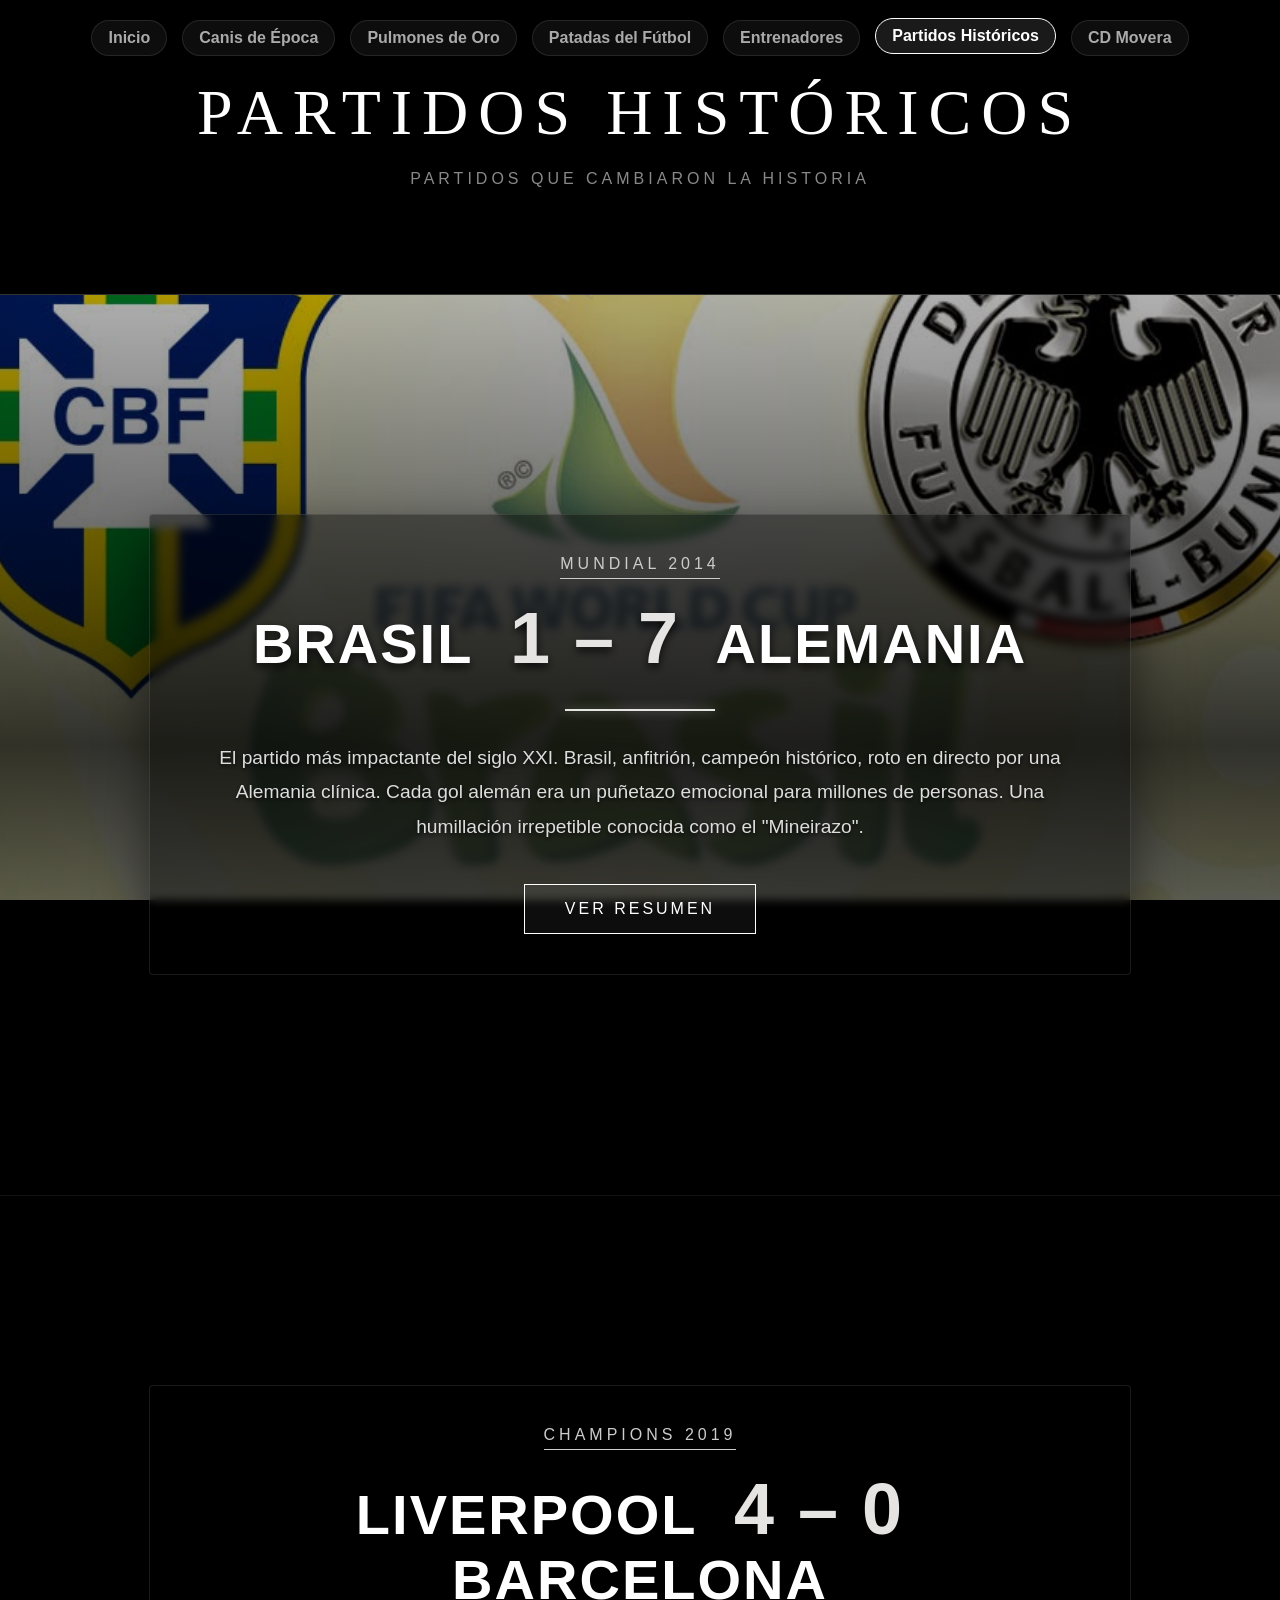
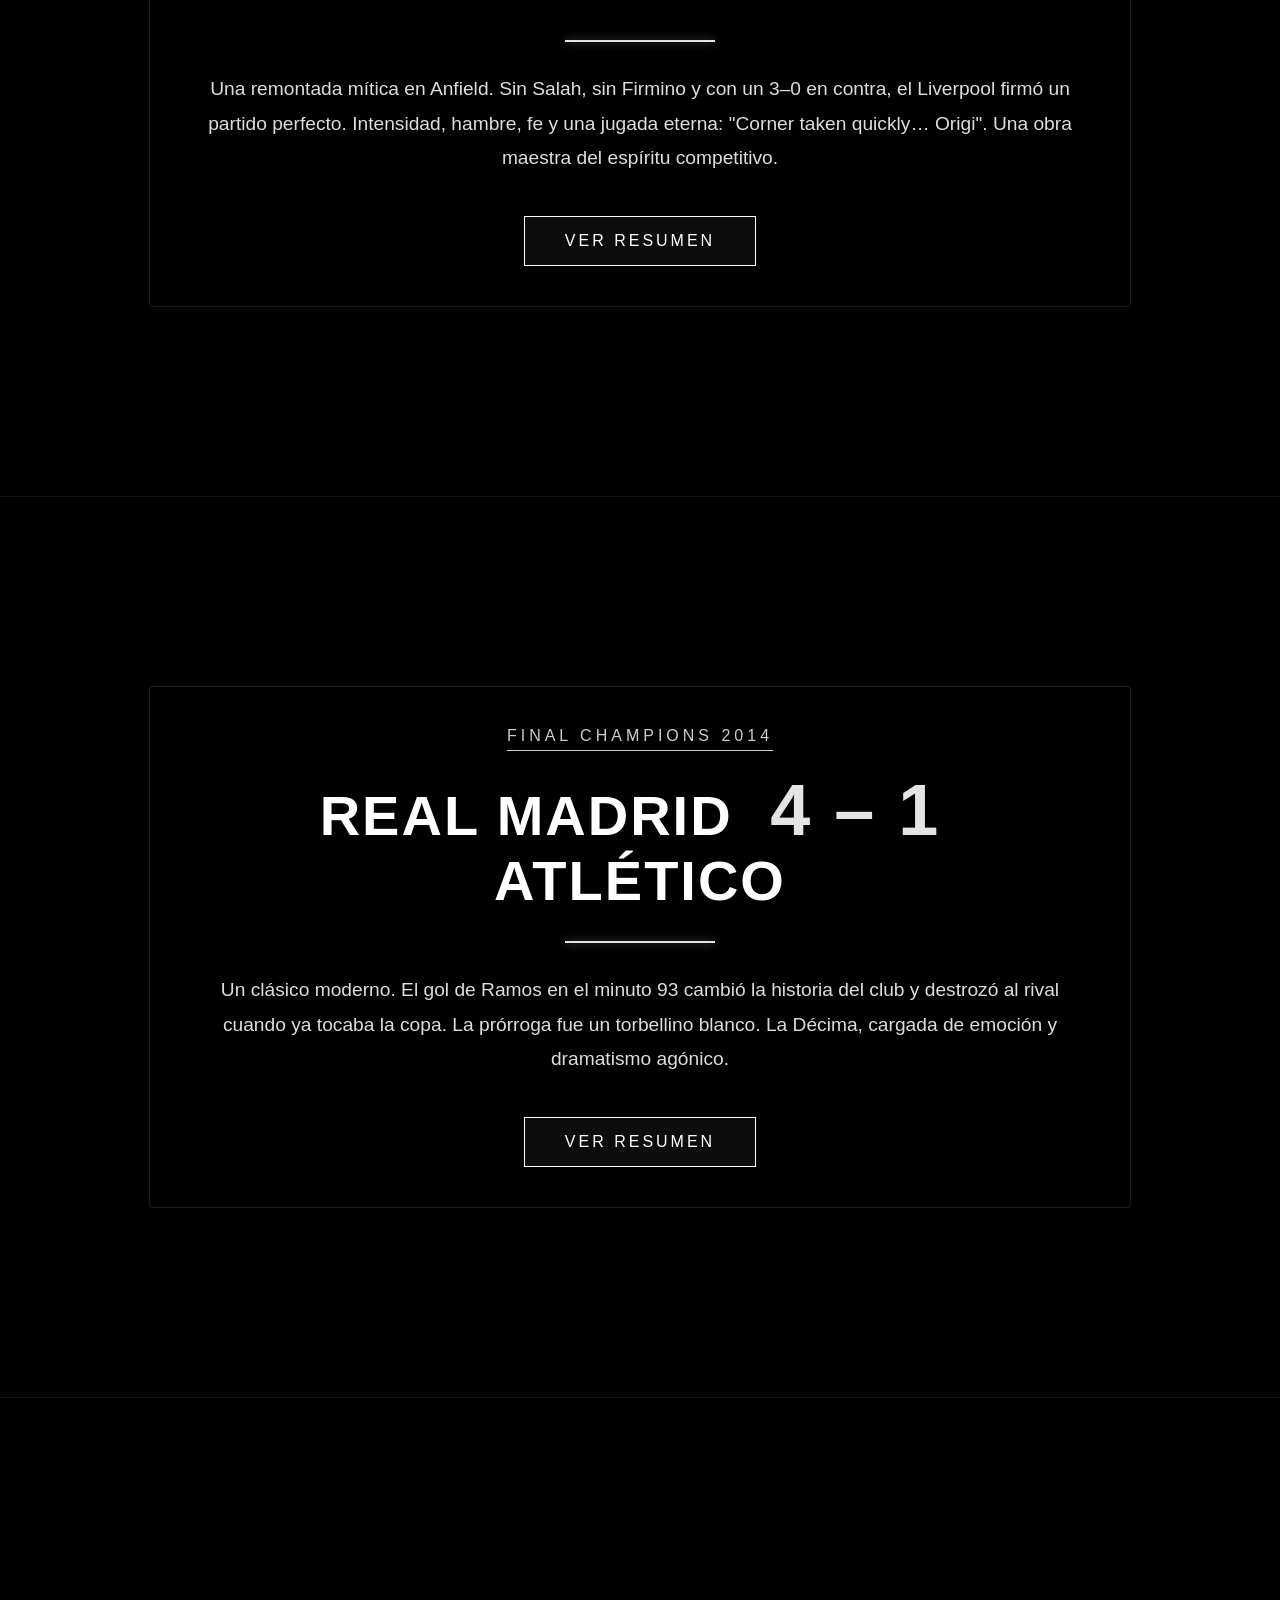
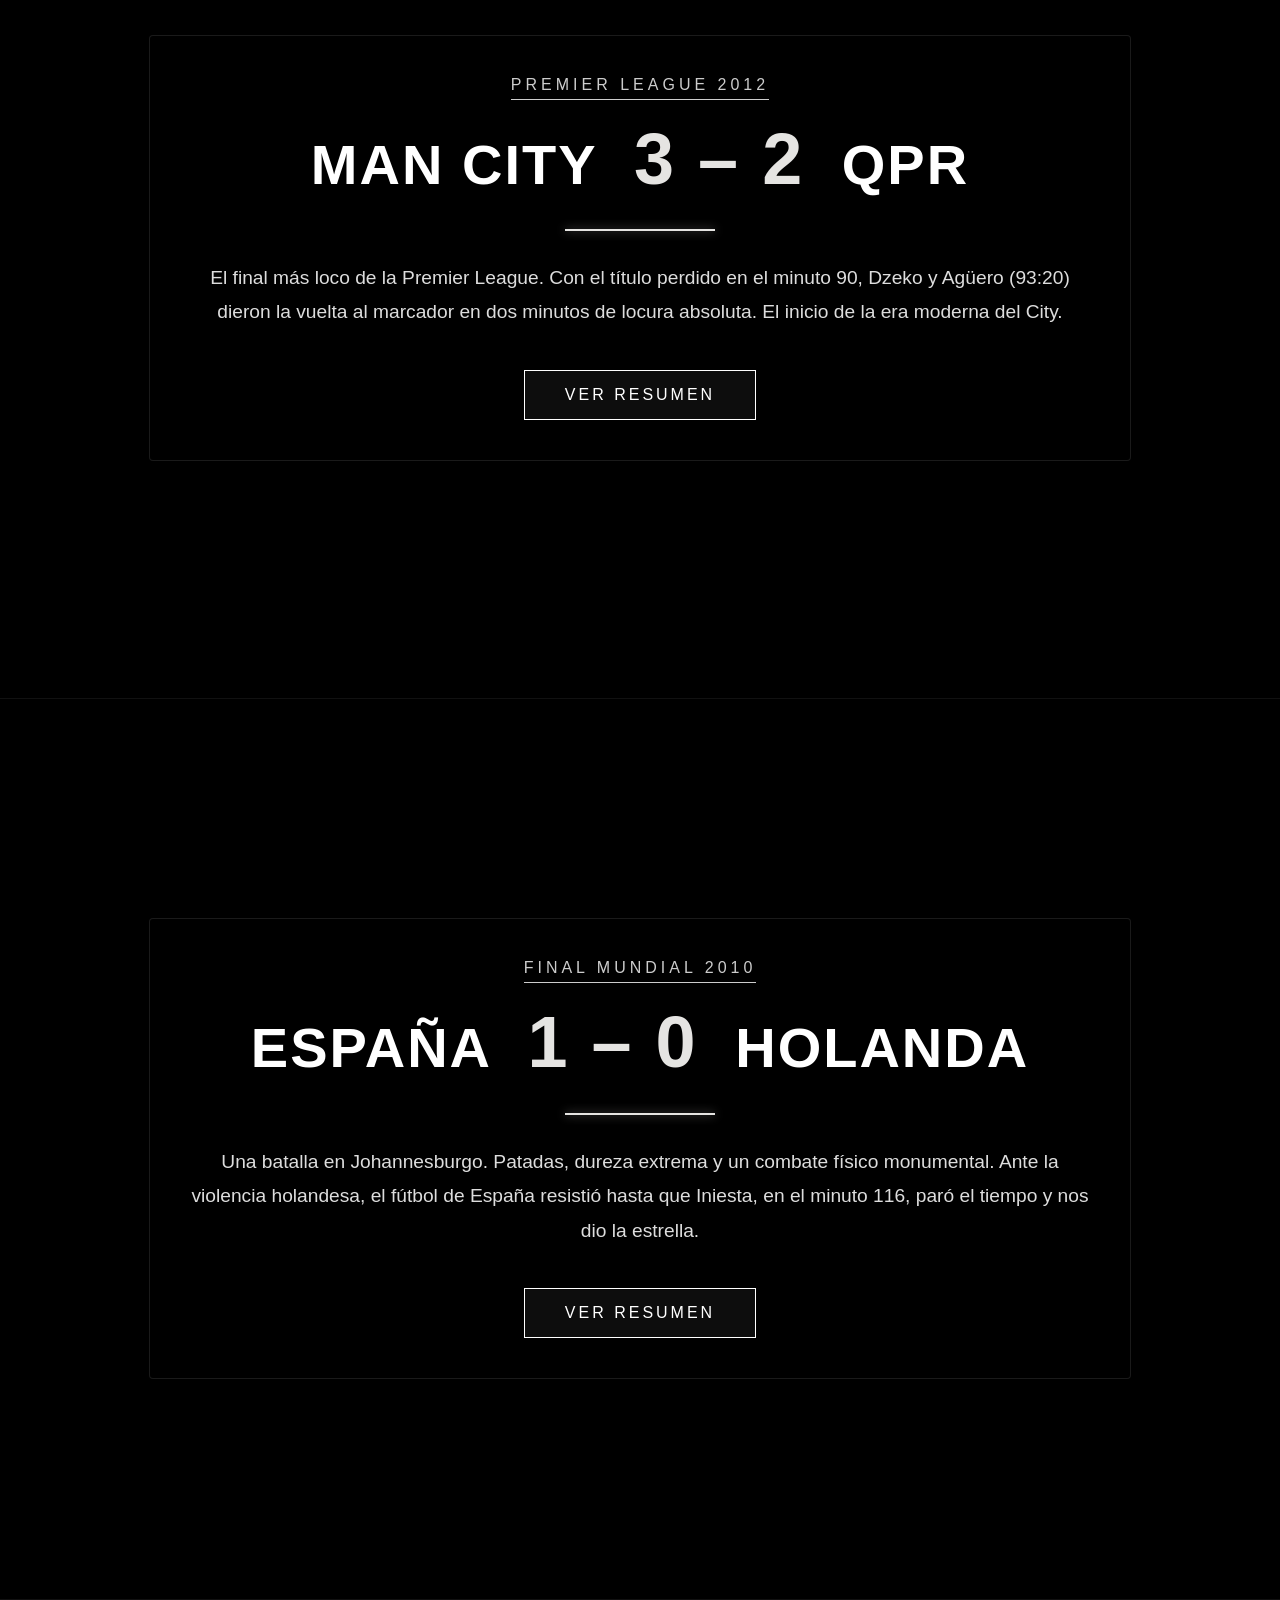
<file: partidos.html>
<!DOCTYPE html>
<html lang="en">

<head>
    <meta charset="UTF-8">
    <meta name="viewport" content="width=device-width, initial-scale=1.0">
    <title>Partidos Históricos</title>
    <link rel="stylesheet" href="partidos.css">
</head>

<body>
    <nav class="category-nav">
        <a href="index.html">Inicio</a>
        <a href="canis.html">Canis de Época</a>
        <a href="pulmones.html">Pulmones de Oro</a>
        <a href="patadas.html">Patadas del Fútbol</a>
        <a href="entrenadores.html">Entrenadores</a>
        <a href="partidos.html" class="active">Partidos Históricos</a>
        <a href="movera.html">CD Movera</a>
    </nav>
    <header class="header-cinema">
        <h1 class="titulo-principal">PARTIDOS HISTÓRICOS</h1>
        <p class="subtitulo">PARTIDOS QUE CAMBIARON LA HISTORIA</p>
    </header>

    <main class="lista-partidos">

        <!-- 1. Brasil 1–7 Alemania -->
        <section class="match-section" style="background-image: url('BRASILVSALEMANIA.jpg');">
            <div class="overlay"></div>
            <div class="match-content">
                <span class="year-label">MUNDIAL 2014</span>
                <h2 class="match-score">BRASIL <span class="score">1 – 7</span> ALEMANIA</h2>
                <div class="separator-silver"></div>
                <p>
                    El partido más impactante del siglo XXI. Brasil, anfitrión, campeón histórico, roto en directo por
                    una Alemania clínica. Cada gol alemán era un puñetazo emocional para millones de personas. Una
                    humillación irrepetible conocida como el "Mineirazo".
                </p>
                <a href="javascript:void(0)" onclick="openVideoModal('BRASILVSALEMANIA.mp4')" class="btn-replay">VER
                    RESUMEN</a>
            </div>
        </section>

        <!-- 2. Liverpool 4–0 Barcelona -->
        <section class="match-section" style="background-image: url('liverpool.jpg');">
            <div class="overlay"></div>
            <div class="match-content">
                <span class="year-label">CHAMPIONS 2019</span>
                <h2 class="match-score">LIVERPOOL <span class="score">4 – 0</span> BARCELONA</h2>
                <div class="separator-silver"></div>
                <p>
                    Una remontada mítica en Anfield. Sin Salah, sin Firmino y con un 3–0 en contra, el Liverpool firmó
                    un partido perfecto. Intensidad, hambre, fe y una jugada eterna: "Corner taken quickly… Origi". Una
                    obra maestra del espíritu competitivo.
                </p>
                <a href="javascript:void(0)" onclick="openVideoModal('Liverpoolbarca.mp4')" class="btn-replay">VER
                    RESUMEN</a>
            </div>
        </section>

        <!-- 3. Real Madrid 4–1 Atlético -->
        <section class="match-section" style="background-image: url('realatleti.jpg');">
            <div class="overlay"></div>
            <div class="match-content">
                <span class="year-label">FINAL CHAMPIONS 2014</span>
                <h2 class="match-score">REAL MADRID <span class="score">4 – 1</span> ATLÉTICO</h2>
                <div class="separator-silver"></div>
                <p>
                    Un clásico moderno. El gol de Ramos en el minuto 93 cambió la historia del club y destrozó al rival
                    cuando ya tocaba la copa. La prórroga fue un torbellino blanco. La Décima, cargada de emoción y
                    dramatismo agónico.
                </p>
                <a href="javascript:void(0)" onclick="openVideoModal('Madrides.mp4')" class="btn-replay">VER
                    RESUMEN</a>
            </div>
        </section>

        <!-- 4. Manchester City 3–2 QPR -->
        <section class="match-section" style="background-image: url('qpr.jpg');">
            <div class="overlay"></div>
            <div class="match-content">
                <span class="year-label">PREMIER LEAGUE 2012</span>
                <h2 class="match-score">MAN CITY <span class="score">3 – 2</span> QPR</h2>
                <div class="separator-silver"></div>
                <p>
                    El final más loco de la Premier League. Con el título perdido en el minuto 90, Dzeko y Agüero
                    (93:20)
                    dieron la vuelta al marcador en dos minutos de locura absoluta. El inicio de la era moderna del
                    City.
                </p>
                <a href="javascript:void(0)" onclick="openVideoModal('Agueroo.mp4')" class="btn-replay">VER
                    RESUMEN</a>
            </div>
        </section>

        <!-- 5. España 1–0 Holanda -->
        <section class="match-section" style="background-image: url('espana-vs-holanda-futbol_187299-30772.avif');">
            <div class="overlay"></div>
            <div class="match-content">
                <span class="year-label">FINAL MUNDIAL 2010</span>
                <h2 class="match-score">ESPAÑA <span class="score">1 – 0</span> HOLANDA</h2>
                <div class="separator-silver"></div>
                <p>
                    Una batalla en Johannesburgo. Patadas, dureza extrema y un combate físico monumental. Ante la
                    violencia
                    holandesa, el fútbol de España resistió hasta que Iniesta, en el minuto 116, paró el tiempo y nos
                    dio
                    la estrella.
                </p>
                <a href="javascript:void(0)" onclick="openVideoModal('españaholanda.mp4')" class="btn-replay">VER
                    RESUMEN</a>
            </div>
        </section>

    </main>

    <!-- Modal for Video -->
    <div id="videoModal" class="video-modal">
        <div class="video-modal-content">
            <span class="close-modal" onclick="closeVideoModal()">&times;</span>
            <video id="pVideo" controls>
                <source src="" type="video/mp4">
                Tu navegador no soporta el formato de video.
            </video>
        </div>
    </div>

    <script>
        function openVideoModal(src) {
            const modal = document.getElementById("videoModal");
            const video = document.getElementById("pVideo");
            video.src = src;
            modal.style.display = "flex";
            video.play();
        }

        function closeVideoModal() {
            const modal = document.getElementById("videoModal");
            const video = document.getElementById("pVideo");
            video.pause();
            video.src = "";
            modal.style.display = "none";
        }
        
        window.onclick = function(event) {
            const modal = document.getElementById("videoModal");
            if (event.target === modal) {
                closeVideoModal();
            }
        }
    </script>
    <script src="sticky-nav.js"></script>
</body>

</html>
</file>
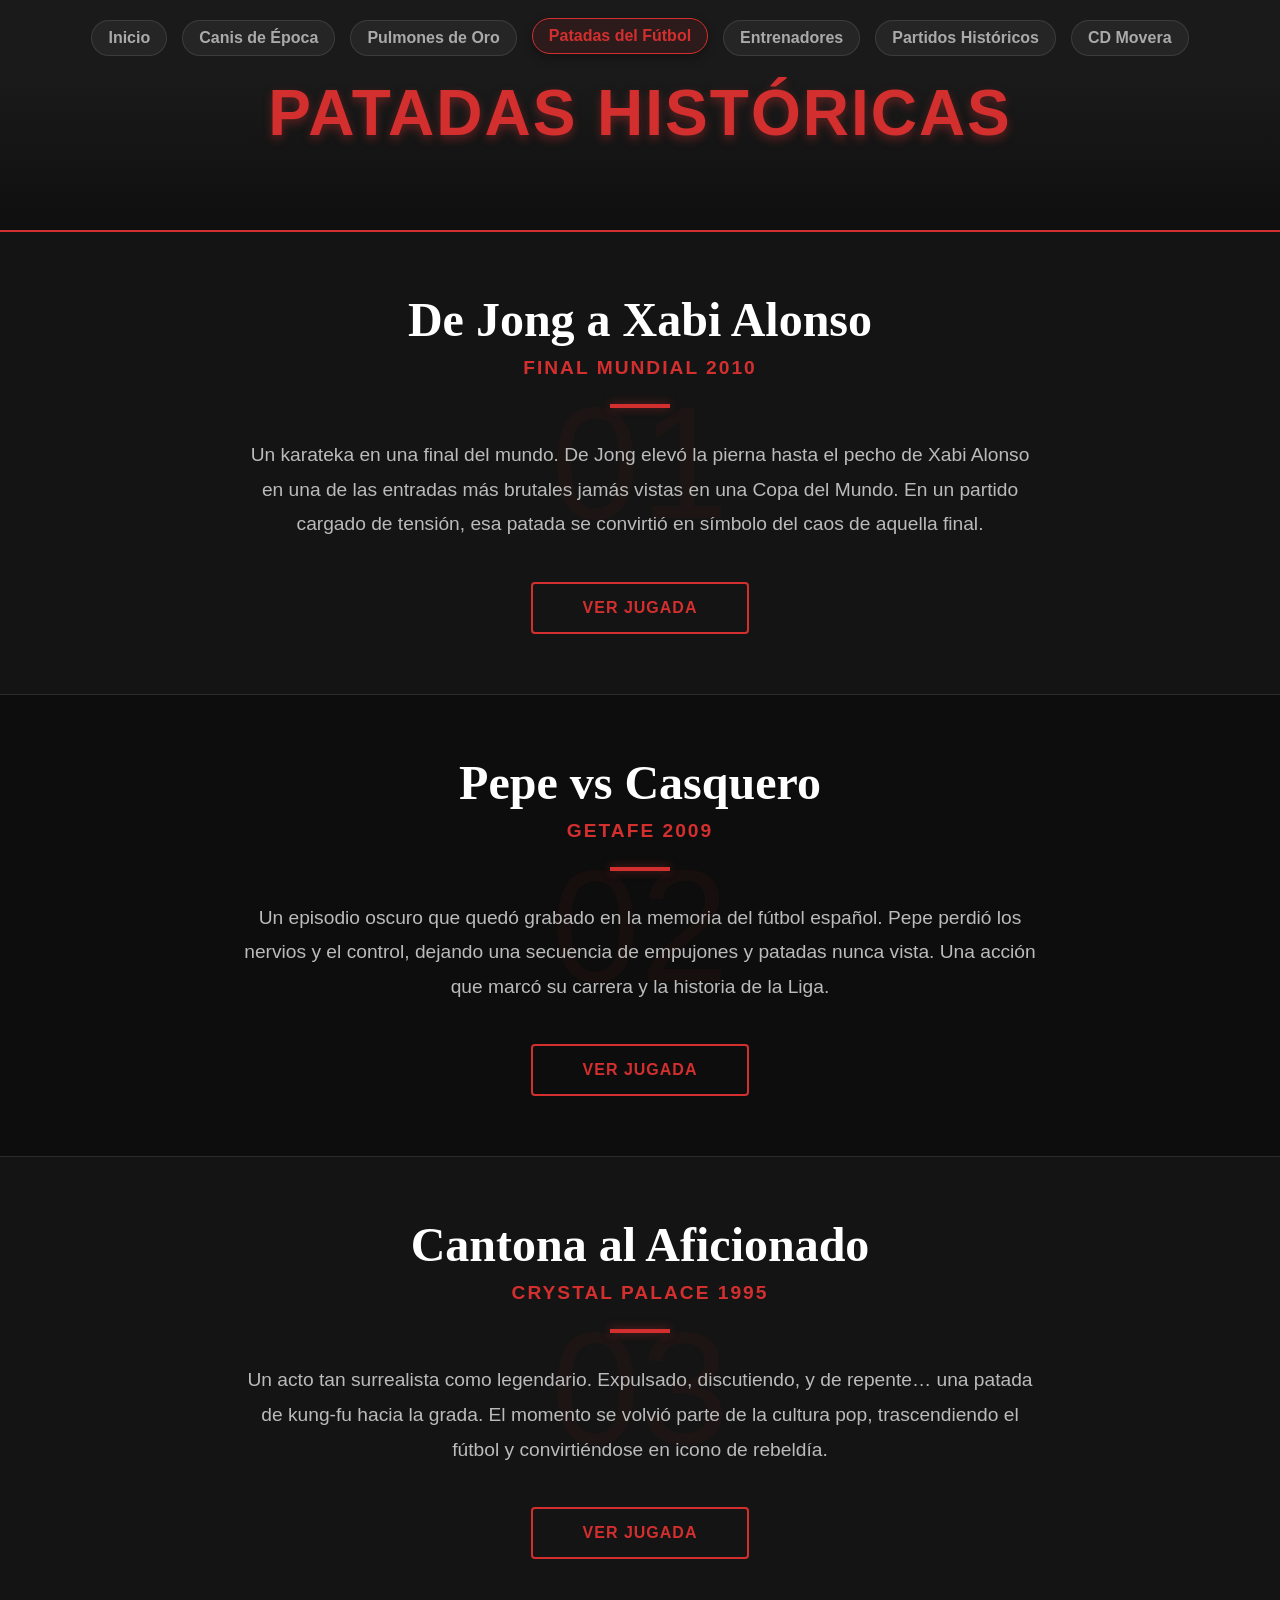
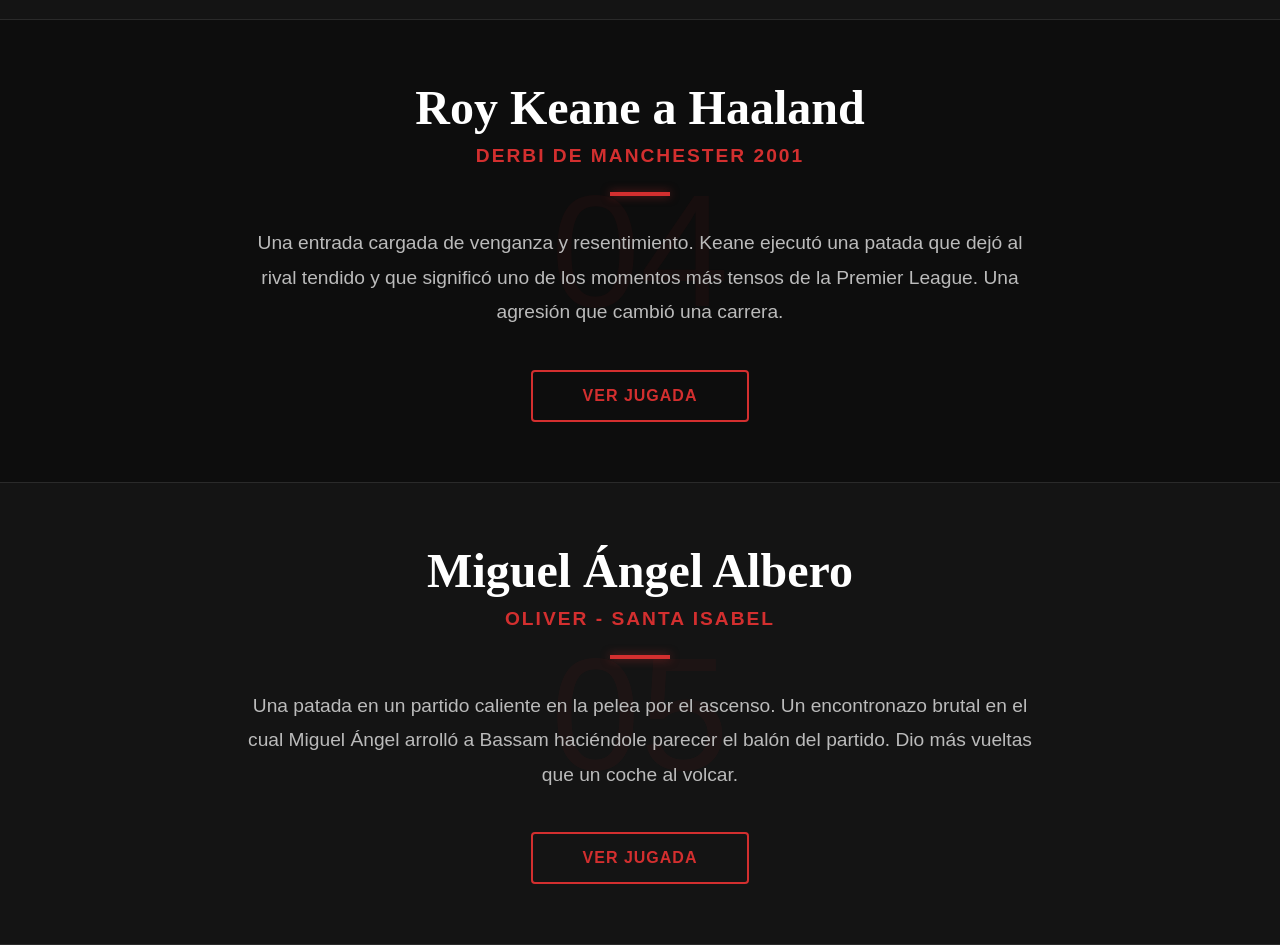
<file: patadas.html>
<!DOCTYPE html>
<html lang="en">

<head>
    <meta charset="UTF-8">
    <meta name="viewport" content="width=device-width, initial-scale=1.0">
    <title>Patadas del Fútbol</title>
    <link rel="stylesheet" href="patadas.css">
</head>

<body>
    <nav class="category-nav">
        <a href="index.html">Inicio</a>
        <a href="canis.html">Canis de Época</a>
        <a href="pulmones.html">Pulmones de Oro</a>
        <a href="patadas.html" class="active">Patadas del Fútbol</a>
        <a href="entrenadores.html">Entrenadores</a>
        <a href="partidos.html">Partidos Históricos</a>
        <a href="movera.html">CD Movera</a>
    </nav>
    <header class="header-patadas">
        <h1 class="titulo-principal">PATADAS HISTÓRICAS</h1>
    </header>

    <main class="lista-patadas">

        <!-- 1. De Jong a Xabi Alonso -->
        <section class="patada-row">
            <div class="info-patada">
                <span class="rank-number">01</span>
                <h2>De Jong a Xabi Alonso</h2>
                <h3>Final Mundial 2010</h3>
                <div class="separator-red"></div>
                <p>
                    Un karateka en una final del mundo. De Jong elevó la pierna hasta el pecho de Xabi Alonso en una de
                    las entradas más brutales jamás vistas en una Copa del Mundo. En un partido cargado de tensión, esa
                    patada se convirtió en símbolo del caos de aquella final.
                </p>
                <a href="javascript:void(0)" onclick="openVideoModal('Criminal Nigel De Jong Karate Kick on Xabi Alonso - Enkigamesh (480p, h264).mp4')" class="btn-video">VER
                    JUGADA</a>
            </div>
        </section>

        <!-- 2. Pepe vs Casquero -->
        <section class="patada-row">
            <div class="info-patada">
                <span class="rank-number">02</span>
                <h2>Pepe vs Casquero</h2>
                <h3>Getafe 2009</h3>
                <div class="separator-red"></div>
                <p>
                    Un episodio oscuro que quedó grabado en la memoria del fútbol español. Pepe perdió los nervios y el
                    control, dejando una secuencia de empujones y patadas nunca vista. Una acción que marcó su carrera y
                    la historia de la Liga.
                </p>
                <a href="javascript:void(0)" onclick="openVideoModal('Pepe.mp4')" class="btn-video">VER
                    JUGADA</a>
            </div>
        </section>

        <!-- 3. Cantona al Aficionado -->
        <section class="patada-row">
            <div class="info-patada">
                <span class="rank-number">03</span>
                <h2>Cantona al Aficionado</h2>
                <h3>Crystal Palace 1995</h3>
                <div class="separator-red"></div>
                <p>
                    Un acto tan surrealista como legendario. Expulsado, discutiendo, y de repente… una patada de kung-fu
                    hacia la grada. El momento se volvió parte de la cultura pop, trascendiendo el fútbol y
                    convirtiéndose en icono de rebeldía.
                </p>
                <a href="javascript:void(0)" onclick="openVideoModal('Cantona.mp4')" class="btn-video">VER
                    JUGADA</a>
            </div>
        </section>

        <!-- 4. Roy Keane a Haaland -->
        <section class="patada-row">
            <div class="info-patada">
                <span class="rank-number">04</span>
                <h2>Roy Keane a Haaland</h2>
                <h3>Derbi de Manchester 2001</h3>
                <div class="separator-red"></div>
                <p>
                    Una entrada cargada de venganza y resentimiento. Keane ejecutó una patada que dejó al rival tendido
                    y que significó uno de los momentos más tensos de la Premier League. Una agresión que cambió una
                    carrera.
                </p>
                <a href="javascript:void(0)" onclick="openVideoModal('Keane.mp4')" class="btn-video">VER
                    JUGADA</a>
            </div>
        </section>

        <!-- 5. Miguel Angel Albero -->
        <section class="patada-row">
            <div class="info-patada">
                <span class="rank-number">05</span>
                <h2>Miguel Ángel Albero</h2>
                <h3>Oliver - Santa Isabel</h3>
                <div class="separator-red"></div>
                <p>
                    Una patada en un partido caliente en la pelea por el ascenso. Un encontronazo brutal en el cual
                    Miguel Ángel
                    arrolló a Bassam haciéndole parecer el balón del partido. Dio más vueltas que un coche al volcar.
                </p>
                <a href="javascript:void(0)" onclick="openVideoModal('MiguelAngel-to-Basan.mov')" class="btn-video">VER
                    JUGADA</a>
            </div>
        </section>

    </main>

    <!-- Modal for Video -->
    <div id="videoModal" class="video-modal">
        <div class="video-modal-content">
            <span class="close-modal" onclick="closeVideoModal()">&times;</span>
            <video id="pVideo" controls>
                <source src="" type="video/mp4">
                Tu navegador no soporta el formato de video.
            </video>
        </div>
    </div>

    <script>
        function openVideoModal(src) {
            const modal = document.getElementById("videoModal");
            const video = document.getElementById("pVideo");
            video.src = src;
            modal.style.display = "flex";
            video.play();
        }

        function closeVideoModal() {
            const modal = document.getElementById("videoModal");
            const video = document.getElementById("pVideo");
            video.pause();
            video.src = "";
            modal.style.display = "none";
        }
        
        window.onclick = function(event) {
            const modal = document.getElementById("videoModal");
            if (event.target === modal) {
                closeVideoModal();
            }
        }
    </script>
    <script src="sticky-nav.js"></script>
</body>
</html>
</file>
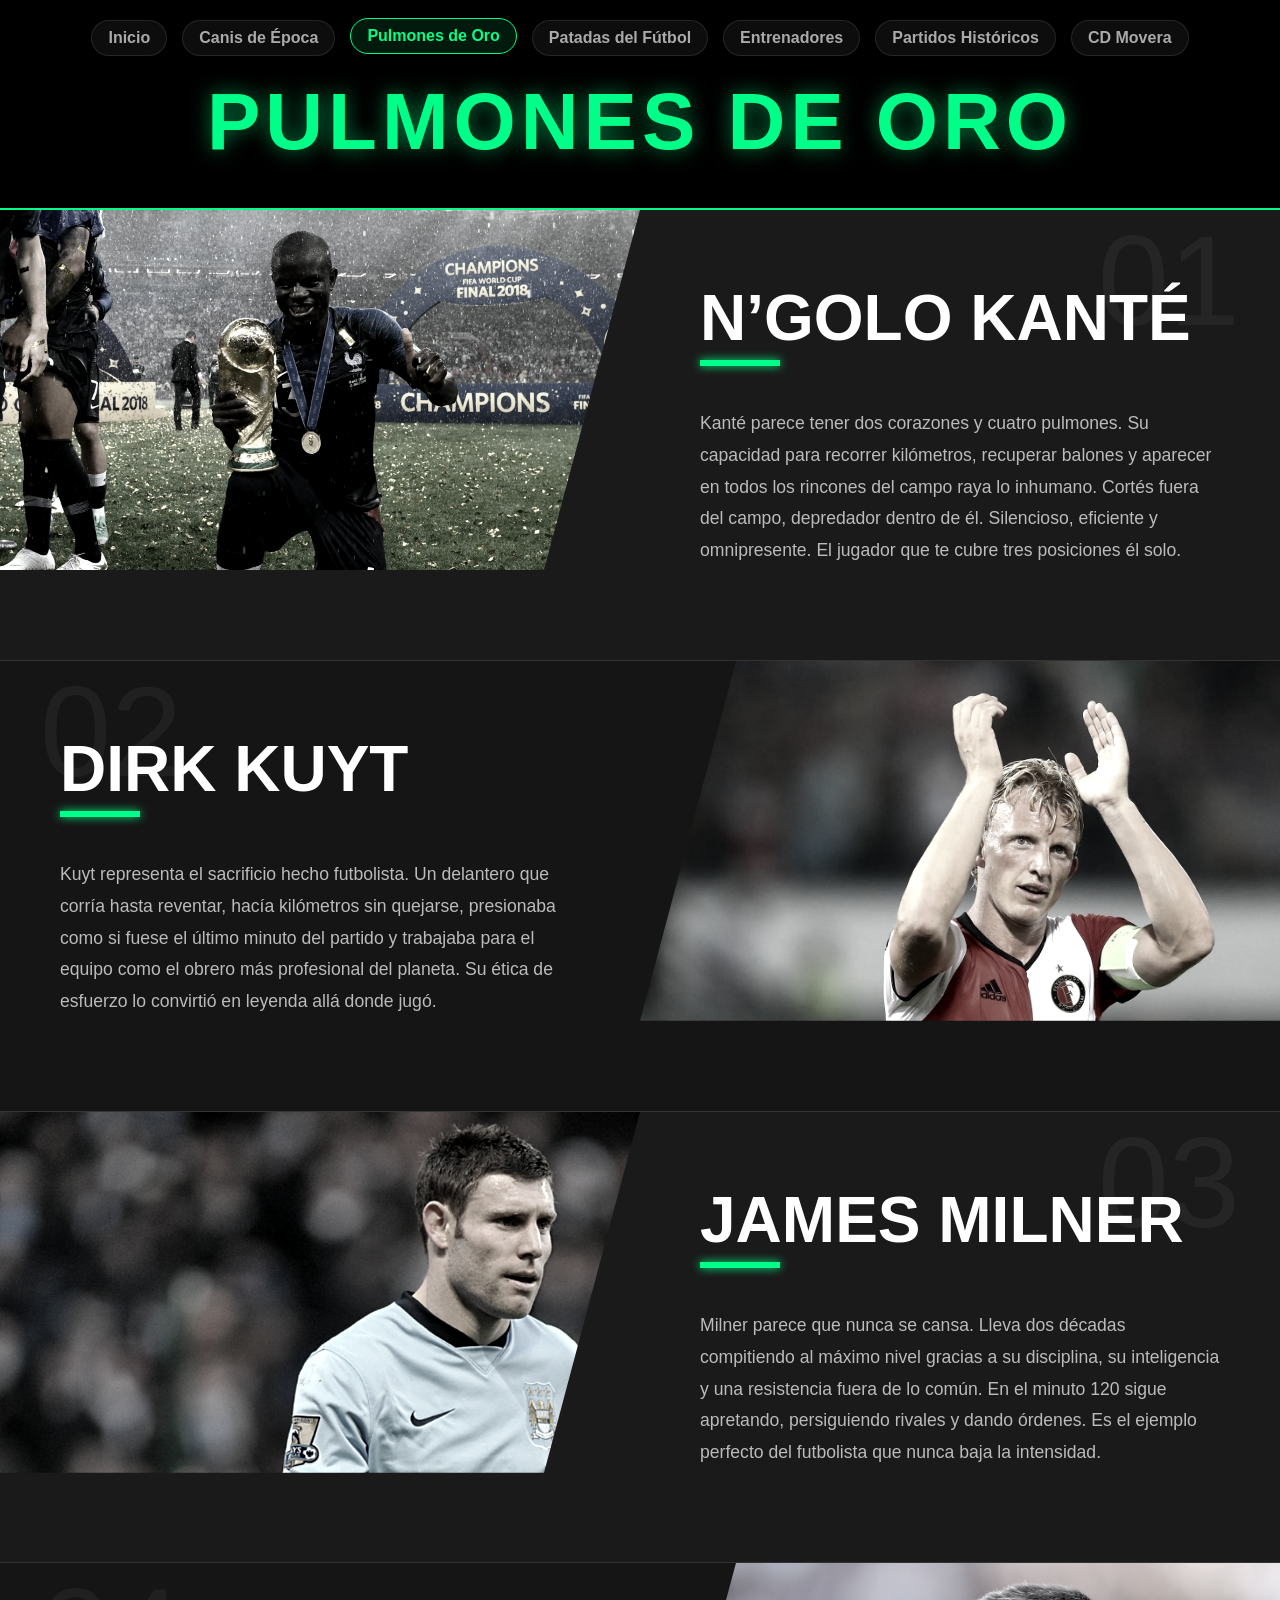
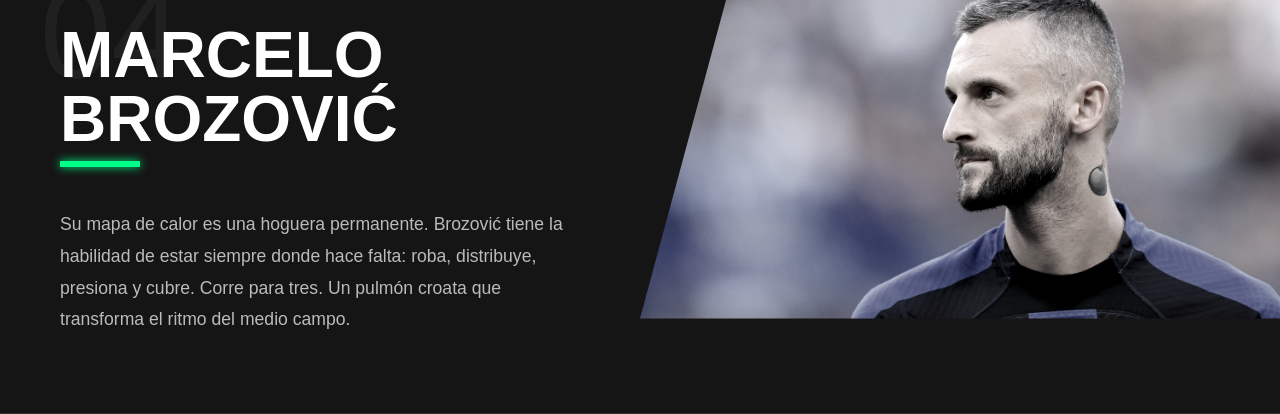
<file: pulmones.html>
<!DOCTYPE html>
<html lang="en">

<head>
    <meta charset="UTF-8">
    <meta name="viewport" content="width=device-width, initial-scale=1.0">
    <title>Pulmones</title>
    <link rel="stylesheet" href="pulmones.css">
</head>

<body>
    <nav class="category-nav">
        <a href="index.html">Inicio</a>
        <a href="canis.html">Canis de Época</a>
        <a href="pulmones.html" class="active">Pulmones de Oro</a>
        <a href="patadas.html">Patadas del Fútbol</a>
        <a href="entrenadores.html">Entrenadores</a>
        <a href="partidos.html">Partidos Históricos</a>
        <a href="movera.html">CD Movera</a>
    </nav>
    <header class="main-header">
        <h1 class="titulo-principal">PULMONES DE ORO</h1>
    </header>

    <main class="lista-jugadores">

        <!-- 1. N’Golo Kanté -->
        <section class="jugador-row rango-1">
            <div class="imagen-container">
                <img src="kante.jpg.webp" alt="N’Golo Kanté" class="img-full">
            </div>
            <div class="info-container">
                <span class="numero-rank">01</span>
                <h2>N’Golo Kanté</h2>
                <div class="barra-energia"></div>
                <p class="descripcion">
                    Kanté parece tener dos corazones y cuatro pulmones. Su capacidad para recorrer kilómetros,
                    recuperar balones y aparecer en todos los rincones del campo raya lo inhumano. Cortés fuera
                    del campo, depredador dentro de él. Silencioso, eficiente y omnipresente. El jugador que te
                    cubre tres posiciones él solo.
                </p>
            </div>
        </section>

        <!-- 2. Dirk Kuyt -->
        <section class="jugador-row rango-2">
            <div class="imagen-container">
                <img src="kuyt.webp" alt="Dirk Kuyt" class="img-full">
            </div>
            <div class="info-container">
                <span class="numero-rank">02</span>
                <h2>Dirk Kuyt</h2>
                <div class="barra-energia"></div>
                <p class="descripcion">
                    Kuyt representa el sacrificio hecho futbolista. Un delantero que corría hasta reventar, hacía
                    kilómetros sin quejarse, presionaba como si fuese el último minuto del partido y trabajaba
                    para el equipo como el obrero más profesional del planeta. Su ética de esfuerzo lo convirtió
                    en leyenda allá donde jugó.
                </p>
            </div>
        </section>

        <!-- 3. James Milner -->
        <section class="jugador-row rango-3">
            <div class="imagen-container">
                <img src="milner.webp" alt="James Milner" class="img-full">
            </div>
            <div class="info-container">
                <span class="numero-rank">03</span>
                <h2>James Milner</h2>
                <div class="barra-energia"></div>
                <p class="descripcion">
                    Milner parece que nunca se cansa. Lleva dos décadas compitiendo al máximo nivel gracias a su
                    disciplina, su inteligencia y una resistencia fuera de lo común. En el minuto 120 sigue
                    apretando, persiguiendo rivales y dando órdenes. Es el ejemplo perfecto del futbolista que
                    nunca baja la intensidad.
                </p>
            </div>
        </section>

        <!-- 4. Marcelo Brozović -->
        <section class="jugador-row">
            <div class="imagen-container">
                <img src="brozovic.jpg" alt="Marcelo Brozović" class="img-full">
            </div>
            <div class="info-container">
                <span class="numero-rank">04</span>
                <h2>Marcelo Brozović</h2>
                <div class="barra-energia"></div>
                <p class="descripcion">
                    Su mapa de calor es una hoguera permanente. Brozović tiene la habilidad de estar siempre donde
                    hace falta: roba, distribuye, presiona y cubre. Corre para tres. Un pulmón croata que transforma
                    el ritmo del medio campo.
                </p>
            </div>
        </section>

    </main>
    <script src="sticky-nav.js"></script>
</body>

</html>
</file>
<file: Principal.css>
* {
  margin: 0;
  padding: 0;
  box-sizing: border-box;
  font-family: 'Outfit', sans-serif;
}

body {
  background: linear-gradient(135deg, #0a0a0a 0%, #1a1a1a 40%, #2b61a8 100%);
  background-attachment: fixed;
  background-size: cover;
  color: #fdfdfd;
  line-height: 1.6;
}

a {
  text-decoration: none;
}

.nav {
  display: flex;
  justify-content: flex-end;
  gap: 20px;
  padding: 30px 50px;
  position: fixed;
  width: 100%;
  top: 0;
  right: 0;
  z-index: 1000;
  transition: all 0.3s ease;
  background: transparent;
}

.nav.scrolled {
  padding: 15px 50px;
  background: rgba(10, 10, 10, 0.95);
  box-shadow: 0 4px 20px rgba(0, 0, 0, 0.5);
  backdrop-filter: blur(10px);
}

.nav button {
  background: #1a1a1a;
  color: white;
  border: none;
  padding: 12px 24px;
  border-radius: 50px;
  font-weight: 700;
  font-size: 14px;
  letter-spacing: 1px;
  cursor: pointer;
  transition: all 0.3s ease;
  box-shadow: 0 4px 6px rgba(0, 0, 0, 0.1);
}

.nav button:hover {
  transform: translateY(-2px);
  background: #333;
  box-shadow: 0 6px 12px rgba(0, 0, 0, 0.15);
}

.hero {
  display: flex;
  justify-content: space-between;
  align-items: center;
  padding: 0 8%;
  min-height: 100vh;
  background: transparent;
  overflow: hidden;
  position: relative;
}

.hero-overlay {
  position: absolute;
  top: 0;
  left: 0;
  width: 100%;
  height: 100%;
  background:
    radial-gradient(circle at 20% 80%, rgba(43, 97, 168, 0.3) 0%, transparent 50%),
    radial-gradient(circle at 80% 20%, rgba(255, 70, 85, 0.15) 0%, transparent 50%);
  pointer-events: none;
  z-index: 1;
}

.hero-text {
  flex: 1;
  padding-right: 50px;
  z-index: 5;
  position: relative;
}

.hero-text h1 {
  font-size: 140px;
  font-weight: 900;
  line-height: 0.85;
  margin-bottom: 30px;
  text-transform: uppercase;
  letter-spacing: -5px;
  background: linear-gradient(135deg, #ffffff 0%, #2b61a8 50%, #ffffff 100%);
  -webkit-background-clip: text;
  background-clip: text;
  -webkit-text-fill-color: transparent;
}

.hero-tagline {
  font-size: 28px;
  font-weight: 600;
  color: #e0f2ff;
  margin-bottom: 40px;
  letter-spacing: 1px;
  text-shadow: 0 2px 10px rgba(0, 0, 0, 0.5);
}

.hero-cta {
  display: inline-block;
  padding: 18px 45px;
  background: linear-gradient(135deg, #2b61a8 0%, #1a4d8f 100%);
  color: #fff;
  text-decoration: none;
  font-size: 18px;
  font-weight: 700;
  border-radius: 50px;
  text-transform: uppercase;
  letter-spacing: 2px;
  box-shadow: 0 10px 30px rgba(43, 97, 168, 0.4);
  transition: all 0.3s ease;
  border: 2px solid rgba(255, 255, 255, 0.2);
}

.hero-cta:hover {
  transform: translateY(-3px);
  box-shadow: 0 15px 40px rgba(43, 97, 168, 0.6);
  background: linear-gradient(135deg, #3a75c4 0%, #2b61a8 100%);
}

.hero-img {
  flex: 1;
  display: flex;
  justify-content: center;
  align-items: center;
  position: relative;
  z-index: 3;
}

.hero-img img {
  max-width: 100%;
  height: auto;
  filter:
    drop-shadow(0 30px 60px rgba(0, 0, 0, 0.6)) contrast(1.1) saturate(1.2);
  transition: transform 0.5s ease;
}

.hero-img img:hover {
  transform: scale(1.05);
  filter:
    drop-shadow(0 30px 60px rgba(43, 97, 168, 0.5)) contrast(1.15) saturate(1.3);
}

/* Sobre Nosotros Styles */
.sobre {
  padding: 100px 10%;
  background: transparent;
  color: #fff;
  text-align: center;
  position: relative;
  overflow: hidden;
}

.sobre h2 {
  font-size: 64px;
  margin-bottom: 60px;
  font-weight: 900;
  text-transform: uppercase;
  letter-spacing: 2px;
  background: linear-gradient(to right, #ffffff, #e0f2ff);
  -webkit-background-clip: text;
  background-clip: text;
  -webkit-text-fill-color: transparent;

}

.sobre-container {
  display: flex;
  gap: 60px;
  align-items: center;
  justify-content: space-between;
  flex-wrap: wrap;
  width: 100%;
  margin: 0 auto;
}

.sobre-img {
  flex: 1;
  min-width: 300px;
  max-width: 35%;
  height: 400px;
  object-fit: cover;
  border-radius: 20px;
  box-shadow: 0 20px 50px rgba(0, 0, 0, 0.5);
  border: 4px solid rgba(255, 255, 255, 0.1);
  transition: transform 0.3s ease;
}

.sobre-img:hover {
  transform: scale(1.02);
}

.sobre-text {
  flex: 1;
  min-width: 300px;
  text-align: left;
  font-size: 18px;
  color: #ddd;
  line-height: 1.8;
  font-weight: 300;
}

.sobre-text p {
  margin-bottom: 20px;
}

.categorias.azul {
  background: transparent;
  color: white;
  padding: 60px 0;
  text-align: center;
}

.categorias h2 {
  font-size: 64px;
  margin-bottom: 40px;
  font-weight: 900;
  text-transform: uppercase;
  letter-spacing: 2px;
}

.cards {
  display: grid;
  grid-template-columns: repeat(auto-fit, minmax(300px, 1fr));
  gap: 30px;
  margin-top: 40px;
  padding: 0 8%;
}

.card {
  width: 100%;
  height: 350px;
  background: rgba(20, 25, 35, 0.6);
  backdrop-filter: blur(10px);
  -webkit-backdrop-filter: blur(10px);
  border-radius: 15px;
  border: 1px solid rgba(255, 255, 255, 0.1);
  transition: transform 0.3s ease, box-shadow 0.3s ease, border-color 0.3s ease;
  cursor: pointer;
  color: #e0f2ff;
  box-shadow: 0 10px 30px rgba(0, 0, 0, 0.3);
  display: flex;
  flex-direction: column;
  align-items: center;
  padding: 10px;
}

.categorias.blanco {
  padding: 60px 0;
  text-align: center;
}

.cat-grid {
  display: grid;
  grid-template-columns: repeat(auto-fit, minmax(300px, 1fr));
  gap: 40px;
  margin-top: 40px;
  padding: 0 8%;
}

.cat-item {
  width: 100%;
  height: 350px;
  background: rgba(20, 25, 35, 0.6);
  backdrop-filter: blur(10px);
  -webkit-backdrop-filter: blur(10px);
  border-radius: 15px;
  border: 1px solid rgba(255, 255, 255, 0.1);
  transition: transform 0.3s ease, box-shadow 0.3s ease, border-color 0.3s ease;
  cursor: pointer;
  color: #e0f2ff;
  box-shadow: 0 10px 30px rgba(0, 0, 0, 0.3);
  display: flex;
  flex-direction: column;
  align-items: center;
  padding: 10px;
}

.card:hover,
.cat-item:hover {
  transform: translateY(-8px) scale(1.02);
  box-shadow: 0 15px 40px rgba(43, 97, 168, 0.5);
  border-color: rgba(43, 97, 168, 0.8);
}


.card img,
.cat-item img {
  width: 100%;
  height: 270px;
  padding: 0;
  border-radius: 10px;
  object-fit: cover;
  object-position: center;
  margin-bottom: 15px;
}

.card span,
.cat-item span {
  font-family: 'Outfit', sans-serif;
  font-size: 20px;
  font-weight: 600;
  color: #ffffff;
  letter-spacing: 0.5px;
}

/* Footer Styles */
.footer {
  background: transparent;
  border-top: 1px solid rgba(255, 255, 255, 0.1);
  color: #fff;
  padding: 30px 10%;
  display: flex;
  justify-content: space-between;
  align-items: center;
  font-size: 14px;
  font-weight: 300;
}

.footer-left,
.footer-right {
  letter-spacing: 0.5px;
}
</file>
<file: canis.css>
body {
    background-color: #121212;
    color: #e0e0e0;
    font-family: 'Segoe UI', Tahoma, Geneva, Verdana, sans-serif;
    margin: 0;
    padding: 0;
    overflow-x: hidden;
}

.main-header {
    background: #000;
    padding: 0 0 50px 0;
    text-align: center;
    border-bottom: 4px solid #ffd700;
    position: relative;
    z-index: 10;
}

.category-nav {
    display: flex;
    justify-content: center;
    gap: 15px;
    margin-bottom: 0;
    flex-wrap: wrap;
    padding: 20px 20px;
    background: #000;
    position: sticky;
    top: 0;
    z-index: 1000;
}

.category-nav a {
    color: #aaaaaa;
    text-decoration: none;
    font-size: 1rem;
    font-weight: 600;
    padding: 8px 16px;
    border-radius: 20px;
    transition: all 0.3s ease;
    border: 1px solid rgba(255, 255, 255, 0.1);
    background: rgba(255, 255, 255, 0.05);
}

.category-nav a:hover,
.category-nav a.active {
    color: #ffd700;
    border-color: #ffd700;
    background: rgba(255, 215, 0, 0.1);
    transform: translateY(-2px);
    box-shadow: 0 4px 10px rgba(0, 0, 0, 0.3);
}

.titulo-principal {
    font-size: 4.5rem;
    font-weight: 800;
    color: #ffd700;
    text-shadow: 0 5px 15px rgba(255, 215, 0, 0.3);
    margin: 0;
    letter-spacing: 1px;
    text-transform: uppercase;
    font-family: 'Impact', 'Arial Black', sans-serif;
}

.lista-canis {
    display: flex;
    flex-direction: column;
}

.cani-row {
    display: flex;
    align-items: center;
    width: 100%;
    min-height: 500px;
    position: relative;
    background: #1c1c1c;
    border-bottom: 2px solid #333;
}

.cani-row:nth-child(even) {
    background: #161616;
    flex-direction: row-reverse;
}

.cani-img-container {
    width: 45%;
    height: 500px;
    position: relative;
    overflow: hidden;
    border-right: 4px solid #ffd700;
    flex-shrink: 0;
}

.cani-row:nth-child(even) .cani-img-container {
    border-right: none;
    border-left: 4px solid #ffd700;
}

.img-cani {
    width: 100%;
    height: 100%;
    object-fit: cover;
    object-position: top center;
    filter: sepia(50%) grayscale(50%) contrast(1.1);
    transition: all 0.6s cubic-bezier(0.25, 0.46, 0.45, 0.94);
}

.cani-row:hover .img-cani {
    filter: sepia(0%) grayscale(0%) contrast(1);
    transform: scale(1.03);
}

.cani-info {
    width: 55%;
    padding: 60px 80px;
    box-sizing: border-box;
    display: flex;
    flex-direction: column;
    justify-content: center;
    position: relative;
}

.rank-number {
    font-family: 'Impact', 'Arial Black', sans-serif;
    font-size: 10rem;
    color: rgba(255, 255, 255, 0.03);
    position: absolute;
    top: 0px;
    right: 40px;
    line-height: 1;
    z-index: 0;
    user-select: none;
}

.cani-row:nth-child(even) .rank-number {
    right: auto;
    left: 40px;
}

.cani-info h2 {
    font-family: 'Impact', 'Arial Black', sans-serif;
    font-size: 3.5rem;
    margin: 0;
    color: #fff;
    text-transform: uppercase;
    z-index: 1;
    letter-spacing: 1px;
}

.apodo {
    font-family: 'Brush Script MT', cursive;
    font-size: 2.2rem;
    color: #ffd700;
    margin: 10px 0 20px 0;
    z-index: 1;
}

.separator-gold {
    width: 100px;
    height: 5px;
    background: #ffd700;
    margin-bottom: 30px;
    box-shadow: 0 0 10px rgba(255, 215, 0, 0.4);
}

.descripcion {
    font-size: 1.15rem;
    line-height: 1.8;
    color: #ccc;
    z-index: 1;
    max-width: 90%;
}

.category-nav {
    transition: all 0.3s ease;
}
.category-nav.scrolled {
    padding: 10px 20px !important;
    background: rgba(0, 0, 0, 0.95);
    box-shadow: 0 4px 15px rgba(0,0,0,0.5);
}
</file>
<file: entrenadores.css>
body {
    background-color: #0e1a2b;
    /* Deep Tactical Navy */
    color: #ecf0f1;
    font-family: 'Segoe UI', Tahoma, Geneva, Verdana, sans-serif;
    margin: 0;
    padding: 0;
    overflow-x: hidden;
}

.header-tactico {
    padding: 0 0 80px 0;
    text-align: center;
    background: #0b1321;
    border-bottom: 2px solid #4cc9f0;
    position: relative;
    /* Simulated tactical board grid pattern */
    background-image:
        linear-gradient(rgba(255, 255, 255, 0.03) 1px, transparent 1px),
        linear-gradient(90deg, rgba(255, 255, 255, 0.03) 1px, transparent 1px);
    background-size: 40px 40px;
}

.category-nav {
    display: flex;
    justify-content: center;
    gap: 15px;
    margin-bottom: 0;
    flex-wrap: wrap;
    padding: 20px 20px;
    background: #0b1321;
    position: sticky;
    top: 0;
    z-index: 1000;
}

.category-nav a {
    color: #aaaaaa;
    text-decoration: none;
    font-size: 1rem;
    font-weight: 600;
    padding: 8px 16px;
    border-radius: 20px;
    transition: all 0.3s ease;
    border: 1px solid rgba(255, 255, 255, 0.1);
    background: rgba(255, 255, 255, 0.05);
}

.category-nav a:hover,
.category-nav a.active {
    color: #4cc9f0;
    border-color: #4cc9f0;
    background: rgba(76, 201, 240, 0.1);
    transform: translateY(-2px);
    box-shadow: 0 4px 10px rgba(0, 0, 0, 0.3);
}

.titulo-principal {
    font-size: 4.5rem;
    font-weight: 800;
    color: #fff;
    margin: 0;
    letter-spacing: 4px;
    text-transform: uppercase;
    text-shadow: 0 4px 10px rgba(76, 201, 240, 0.3);
}

.sub-header {
    font-size: 1.2rem;
    color: #4cc9f0;
    letter-spacing: 6px;
    margin-top: 10px;
    font-weight: 600;
}

.lista-entrenadores {
    display: flex;
    flex-direction: column;
    gap: 80px;
    padding: 80px 0;
}

.entrenador-row {
    position: relative;
    width: 100%;
    max-width: 1200px;
    margin: 0 auto;
    display: flex;
    align-items: center;
    justify-content: flex-start;
    padding: 0 40px;
    box-sizing: border-box;
}

.entrenador-row.inverted {
    justify-content: flex-end;
}

.img-wrapper {
    width: 65%;
    height: 500px;
    position: relative;
    border-radius: 4px;
    overflow: hidden;
    box-shadow: 0 20px 50px rgba(0, 0, 0, 0.5);
    z-index: 1;
}

.entrenador-img {
    width: 100%;
    height: 100%;
    object-fit: cover;
    filter: grayscale(40%) contrast(1.1);
    transition: all 0.5s ease;
}

.entrenador-row:hover .entrenador-img {
    filter: grayscale(0%) contrast(1);
    transform: scale(1.05);
}

.tactical-card {
    width: 45%;
    min-height: 350px;
    background: #152033;
    padding: 50px;
    position: absolute;
    right: 40px; 
    z-index: 2;
    box-shadow: -10px 10px 30px rgba(0, 0, 0, 0.4);
    border-left: 4px solid #4cc9f0;
    display: flex;
    flex-direction: column;
    justify-content: center;
    border-radius: 2px;
}

.entrenador-row.inverted .tactical-card {
    right: auto;
    left: 40px;
    border-left: none;
    border-right: 4px solid #4cc9f0;
    box-shadow: 10px 10px 30px rgba(0, 0, 0, 0.4);
}

.team-tag {
    display: inline-block;
    background: #4cc9f0;
    color: #0b1321;
    padding: 5px 15px;
    font-weight: 700;
    font-size: 0.9rem;
    letter-spacing: 1px;
    margin-bottom: 15px;
    text-transform: uppercase;
}

.card-header h2 {
    font-size: 3rem;
    margin: 0;
    color: #fff;
    font-family: 'Times New Roman', Times, serif;
    line-height: 1;
}

.separator-blue {
    width: 100%;
    height: 1px;
    background: rgba(255, 255, 255, 0.1);
    margin: 25px 0;
}

.descripcion {
    font-size: 1.1rem;
    line-height: 1.8;
    color: #bdc3c7;
    margin: 0;
}

.category-nav {
    transition: all 0.3s ease;
}
.category-nav.scrolled {
    padding: 10px 20px !important;
    background: rgba(0, 0, 0, 0.95);
    box-shadow: 0 4px 15px rgba(0,0,0,0.5);
}
</file>
<file: movera.css>
body {
  background-color: #111;
  color: #fff;
  font-family: 'Segoe UI', Tahoma, Geneva, Verdana, sans-serif;
  margin: 0;
  padding: 0;
  overflow-x: hidden;
}

.main-header {
  background: black;
  padding: 30px 0 40px 0;
  text-align: center;
  border-bottom: 2px solid #ffcc00;
}

.category-nav {
  display: flex;
  justify-content: center;
  gap: 15px;
  margin-bottom: 0;
  flex-wrap: wrap;
  padding: 20px 20px;
  background: black;
  position: sticky;
  top: 0;
  z-index: 1000;
  border-bottom: 2px solid #333;
}

.category-nav a {
  color: #aaaaaa;
  text-decoration: none;
  font-size: 1rem;
  font-weight: 600;
  padding: 8px 16px;
  border-radius: 20px;
  transition: all 0.3s ease;
  border: 1px solid rgba(255, 255, 255, 0.1);
  background: rgba(255, 255, 255, 0.05);
}

.category-nav a:hover,
.category-nav a.active {
  color: #ffcc00;
  border-color: #ffcc00;
  background: rgba(255, 204, 0, 0.1);
  transform: translateY(-2px);
  box-shadow: 0 4px 10px rgba(255, 204, 0, 0.2);
}

.titulo-principal {
  font-family: 'Impact', sans-serif;
  font-size: 5rem;
  font-weight: 900;
  color: #ffcc00;
  margin: 0;
  letter-spacing: 5px;
  text-transform: uppercase;
  text-shadow: 4px 4px 0 #d32f2f, -2px -2px 0 #000;
  transform: scaleY(1.2);
}

/* Sección de contenido brutalista */
.cd-movera {
  background: repeating-linear-gradient(45deg,
      #111,
      #111 20px,
      #1a1a1a 20px,
      #1a1a1a 40px);
  color: #eee;
  padding: 80px 20px;
  position: relative;
}

.movera-container {
  display: flex;
  flex-direction: row;
  align-items: flex-start;
  justify-content: center;
  gap: 40px;
  position: relative;
  width: 100%;
  max-width: 1800px;
  margin: 0 auto;
}

.movera-text {
  flex: 1;
  max-width: 1200px;
  width: 100%;
  line-height: 1.8;
  font-size: 1.25rem;
  background: #000;
  color: #eee;
  padding: 60px;
  border: 6px solid #ffcc00;
  box-shadow: 20px 20px 0 #ffcc00;
  /* Sombra sólida agresiva */
  border-radius: 0;
  transform: rotate(-1deg);
  margin: 0 20px;
}

.movera-text p {
  margin-bottom: 25px;
}

.movera-text ul {
  margin-bottom: 25px;
  padding-left: 35px;
}

.movera-text li {
  margin-bottom: 12px;
  list-style: square;
}

.movera-text li::marker {
  color: #ffcc00;
  font-size: 1.5rem;
}

.movera-text em {
  font-style: normal;
  color: #fff;
  border-left: 6px solid #d32f2f;
  display: block;
  background: #111;
  padding: 20px;
  font-weight: bold;
  letter-spacing: 0.5px;
}

.movera-text strong {
  color: #ffcc00;
  text-transform: uppercase;
  letter-spacing: 1px;
}

.movera-img {
  display: none;
}

.firma-img {
  max-width: 400px;
  width: 100%;
  height: auto;
  display: block;
  margin: 10px auto 35px auto;
  border-radius: 4px;
}

.category-nav {
  transition: all 0.3s ease;
}

.category-nav.scrolled {
  padding: 10px 20px !important;
  background: rgba(0, 0, 0, 0.95);
  box-shadow: 0 4px 15px rgba(0, 0, 0, 0.5);
}
</file>
<file: partidos.css>
body {
    background-color: #000;
    color: #fff;
    font-family: 'Segoe UI', Tahoma, Geneva, Verdana, sans-serif;
    margin: 0;
    padding: 0;
    overflow-x: hidden;
}

.header-cinema {
    background: #000;
    padding: 0 0 60px 0;
    text-align: center;
    border-bottom: 1px solid #333;
    position: relative;
    z-index: 10;
}

.category-nav {
    display: flex;
    justify-content: center;
    gap: 15px;
    margin-bottom: 0;
    flex-wrap: wrap;
    padding: 20px 20px;
    background: #000;
    position: sticky;
    top: 0;
    z-index: 1000;
}

.category-nav a {
    color: #aaaaaa;
    text-decoration: none;
    font-size: 1rem;
    font-weight: 600;
    padding: 8px 16px;
    border-radius: 20px;
    transition: all 0.3s ease;
    border: 1px solid rgba(255, 255, 255, 0.1);
    background: rgba(255, 255, 255, 0.05);
}

.category-nav a:hover,
.category-nav a.active {
    color: #ffffff;
    border-color: #ffffff;
    background: rgba(255, 255, 255, 0.1);
    transform: translateY(-2px);
    box-shadow: 0 4px 10px rgba(0, 0, 0, 0.3);
}

.titulo-principal {
    font-size: 4rem;
    font-weight: 300;
    color: #fff;
    margin: 0;
    letter-spacing: 10px;
    text-transform: uppercase;
    font-family: 'Times New Roman', Times, serif;
}

.subtitulo {
    font-size: 1rem;
    color: #888;
    letter-spacing: 4px;
    margin-top: 15px;
    text-transform: uppercase;
}

.lista-partidos {
    display: flex;
    flex-direction: column;
}

.match-section {
    width: 100%;
    height: 100vh;
    min-height: 600px;
    position: relative;
    background-size: cover;
    background-position: center;
    background-attachment: fixed;
    display: flex;
    align-items: center;
    justify-content: center;
    border-bottom: 1px solid #111;
}

.overlay {
    position: absolute;
    top: 0;
    left: 0;
    width: 100%;
    height: 100%;
    background: linear-gradient(to bottom, rgba(0, 0, 0, 0.3), rgba(0, 0, 0, 0.8), rgba(0, 0, 0, 0.3));
    z-index: 1;
}

.match-content {
    position: relative;
    z-index: 2;
    text-align: center;
    max-width: 900px;
    padding: 40px;
    background: rgba(0, 0, 0, 0.4);
    backdrop-filter: blur(5px);
    border: 1px solid rgba(255, 255, 255, 0.1);
    box-shadow: 0 20px 50px rgba(0, 0, 0, 0.5);
    border-radius: 4px;
    transition: transform 0.5s ease;
}

.match-section:hover .match-content {
    transform: scale(1.02);
    background: rgba(0, 0, 0, 0.6);
    border-color: rgba(255, 255, 255, 0.3);
}

.year-label {
    display: inline-block;
    color: #ccc;
    font-size: 1rem;
    letter-spacing: 4px;
    margin-bottom: 20px;
    border-bottom: 1px solid #ccc;
    padding-bottom: 5px;
    text-transform: uppercase;
}

.match-score {
    font-size: 3.5rem;
    font-weight: 700;
    margin: 0;
    line-height: 1.1;
    text-shadow: 0 4px 10px rgba(0, 0, 0, 0.8);
    font-family: 'Impact', sans-serif;
    letter-spacing: 2px;
}

.score {
    color: #e5e4e2;
    font-size: 4.5rem;
    padding: 0 20px;
    display: inline-block;
}

.separator-silver {
    width: 150px;
    height: 2px;
    background: #e5e4e2;
    margin: 30px auto;
    box-shadow: 0 0 10px rgba(229, 228, 226, 0.5);
}

p {
    font-size: 1.2rem;
    line-height: 1.8;
    color: #ddd;
    margin-bottom: 40px;
    text-shadow: 0 2px 4px rgba(0, 0, 0, 0.8);
}

.btn-replay {
    display: inline-block;
    padding: 15px 40px;
    border: 1px solid #fff;
    color: #fff;
    text-decoration: none;
    font-size: 1rem;
    text-transform: uppercase;
    letter-spacing: 3px;
    transition: all 0.3s ease;
    background: rgba(255, 255, 255, 0.05);
}

.btn-replay:hover {
    background: #fff;
    color: #000;
    box-shadow: 0 0 20px rgba(255, 255, 255, 0.5);
}

/* Modal Estilos */
.video-modal {
    display: none;
    position: fixed;
    z-index: 2000;
    left: 0;
    top: 0;
    width: 100%;
    height: 100%;
    background-color: rgba(0, 0, 0, 0.9);
    justify-content: center;
    align-items: center;
    backdrop-filter: blur(5px);
}

.video-modal-content {
    position: relative;
    width: 80%;
    max-width: 800px;
    background: #000;
    border-radius: 8px;
    box-shadow: 0 0 30px rgba(255, 255, 255, 0.5);
    padding: 10px;
    display: flex;
    flex-direction: column;
}

.video-modal-content video {
    width: 100%;
    max-height: 80vh;
    height: auto;
    object-fit: contain;
    border-radius: 4px;
    outline: none;
}

.close-modal {
    position: absolute;
    top: -40px;
    right: 0;
    color: #fff;
    font-size: 35px;
    font-weight: bold;
    cursor: pointer;
    transition: color 0.3s;
}

.close-modal:hover {
    color: #ccc;
}

.category-nav {
    transition: all 0.3s ease;
}
.category-nav.scrolled {
    padding: 10px 20px !important;
    background: rgba(0, 0, 0, 0.95);
    box-shadow: 0 4px 15px rgba(0,0,0,0.5);
}
</file>
<file: patadas.css>
body {
    background-color: #0f0f0f;
    color: #e0e0e0;
    font-family: 'Segoe UI', Tahoma, Geneva, Verdana, sans-serif;
    margin: 0;
    padding: 0;
    overflow-x: hidden;
}

.header-patadas {
    background: linear-gradient(to bottom, #1a1a1a, #0f0f0f);
    padding: 0 0 80px 0;
    text-align: center;
    border-bottom: 2px solid #d32f2f;
    position: relative;
    z-index: 10;
}

.category-nav {
    display: flex;
    justify-content: center;
    gap: 15px;
    margin-bottom: 0;
    flex-wrap: wrap;
    padding: 20px 20px;
    background: #1a1a1a;
    position: sticky;
    top: 0;
    z-index: 1000;
}

.category-nav a {
    color: #aaaaaa;
    text-decoration: none;
    font-size: 1rem;
    font-weight: 600;
    padding: 8px 16px;
    border-radius: 20px;
    transition: all 0.3s ease;
    border: 1px solid rgba(255, 255, 255, 0.1);
    background: rgba(255, 255, 255, 0.05);
}

.category-nav a:hover,
.category-nav a.active {
    color: #d32f2f;
    border-color: #d32f2f;
    background: rgba(211, 47, 47, 0.1);
    transform: translateY(-2px);
    box-shadow: 0 4px 10px rgba(0, 0, 0, 0.3);
}

.titulo-principal {
    font-size: 4rem;
    font-weight: 700;
    color: #d32f2f;
    text-shadow: 0 4px 10px rgba(211, 47, 47, 0.4);
    margin: 0;
    letter-spacing: 2px;
    text-transform: uppercase;
    font-family: 'Impact', 'Arial Black', sans-serif;
}

.lista-patadas {
    display: flex;
    flex-direction: column;
}

.patada-row {
    width: 100%;
    min-height: 450px;
    display: flex;
    align-items: center;
    justify-content: center;
    position: relative;
    background: #141414;
    border-bottom: 1px solid #2a2a2a;
    transition: background 0.3s ease;
}

.patada-row:hover {
    background: #1a1a1a;
}

.patada-row:nth-child(even) {
    background: #0d0d0d;
}

.patada-row:nth-child(even):hover {
    background: #141414;
}

.info-patada {
    max-width: 800px;
    text-align: center;
    padding: 60px 40px;
    position: relative;
    z-index: 2;
}

.rank-number {
    font-family: 'Impact', sans-serif;
    font-size: 10rem;
    color: rgba(211, 47, 47, 0.05);
    position: absolute;
    top: 50%;
    left: 50%;
    transform: translate(-50%, -50%);
    z-index: -1;
    pointer-events: none;
    user-select: none;
}

h2 {
    font-family: 'Georgia', 'Times New Roman', serif;
    font-size: 3rem;
    color: #fff;
    margin: 0 0 10px 0;
    font-weight: 700;
}

h3 {
    font-family: 'Segoe UI', sans-serif;
    font-size: 1.2rem;
    color: #d32f2f;
    text-transform: uppercase;
    letter-spacing: 2px;
    margin: 0 0 25px 0;
    font-weight: 600;
}

.separator-red {
    width: 60px;
    height: 4px;
    background: #d32f2f;
    margin: 0 auto 30px auto;
    box-shadow: 0 0 10px rgba(211, 47, 47, 0.5);
}

p {
    font-size: 1.2rem;
    line-height: 1.8;
    color: #bbb;
    margin-bottom: 40px;
}

.btn-video {
    display: inline-block;
    padding: 15px 50px;
    background: transparent;
    border: 2px solid #d32f2f;
    color: #d32f2f;
    text-decoration: none;
    font-weight: 700;
    font-size: 1rem;
    text-transform: uppercase;
    letter-spacing: 1px;
    transition: all 0.3s ease;
    border-radius: 4px;
}

.btn-video:hover {
    background: #d32f2f;
    color: #fff;
    box-shadow: 0 0 20px rgba(211, 47, 47, 0.6);
    transform: translateY(-3px);
}

.no-video {
    display: inline-block;
    padding: 15px 30px;
    color: #666;
    font-size: 0.9rem;
    letter-spacing: 1px;
    border: 1px solid #333;
    border-radius: 4px;
    cursor: not-allowed;
}

/* Modal Estilos */
.video-modal {
    display: none;
    position: fixed;
    z-index: 2000;
    left: 0;
    top: 0;
    width: 100%;
    height: 100%;
    background-color: rgba(0, 0, 0, 0.9);
    justify-content: center;
    align-items: center;
    backdrop-filter: blur(5px);
}

.video-modal-content {
    position: relative;
    width: 80%;
    max-width: 800px;
    background: #000;
    border-radius: 8px;
    box-shadow: 0 0 30px rgba(211, 47, 47, 0.5);
    padding: 10px;
    display: flex;
    flex-direction: column;
}

.video-modal-content video {
    width: 100%;
    max-height: 80vh;
    height: auto;
    object-fit: contain;
    border-radius: 4px;
    outline: none;
}

.close-modal {
    position: absolute;
    top: -40px;
    right: 0;
    color: #fff;
    font-size: 35px;
    font-weight: bold;
    cursor: pointer;
    transition: color 0.3s;
}

.close-modal:hover {
    color: #d32f2f;
}

.category-nav {
    transition: all 0.3s ease;
}
.category-nav.scrolled {
    padding: 10px 20px !important;
    background: rgba(0, 0, 0, 0.95);
    box-shadow: 0 4px 15px rgba(0,0,0,0.5);
}
</file>
<file: pulmones.css>
body {
    background-color: #111;
    color: #eee;
    font-family: 'Segoe UI', Tahoma, Geneva, Verdana, sans-serif;
    margin: 0;
    padding: 0;
    overflow-x: hidden;
}

.main-header {
    background: black;
    padding: 0 0 40px 0;
    text-align: center;
    border-bottom: 2px solid #00ff88;
}

.category-nav {
    display: flex;
    justify-content: center;
    gap: 15px;
    margin-bottom: 0;
    flex-wrap: wrap;
    padding: 20px 20px;
    background: black;
    position: sticky;
    top: 0;
    z-index: 1000;
}

.category-nav a {
    color: #aaaaaa;
    text-decoration: none;
    font-size: 1rem;
    font-weight: 600;
    padding: 8px 16px;
    border-radius: 20px;
    transition: all 0.3s ease;
    border: 1px solid rgba(255, 255, 255, 0.1);
    background: rgba(255, 255, 255, 0.05);
}

.category-nav a:hover,
.category-nav a.active {
    color: #00ff88;
    border-color: #00ff88;
    background: rgba(0, 255, 136, 0.1);
    transform: translateY(-2px);
    box-shadow: 0 4px 10px rgba(0, 0, 0, 0.3);
}

.titulo-principal {
    font-family: 'Teko', sans-serif;
    font-size: 5rem;
    font-weight: 600;
    color: #00ff88;
    text-shadow: 0 0 20px rgba(0, 255, 136, 0.5);
    margin: 0;
    letter-spacing: 5px;
    text-transform: uppercase;
}

.lista-jugadores {
    display: flex;
    flex-direction: column;
}

.jugador-row {
    display: flex;
    align-items: center;
    width: 100%;
    min-height: 450px;
    position: relative;
    background: #1a1a1a;
    border-bottom: 1px solid #333;
}

.jugador-row:nth-child(even) {
    background: #151515;
    flex-direction: row-reverse;
}

.imagen-container {
    width: 50%;
    height: 100%;
    min-height: 450px;
    position: relative;
    overflow: hidden;
}

.img-full {
    width: 100%;
    height: 100%;
    object-fit: cover;
    filter: grayscale(80%) contrast(1.2);
    transition: filter 0.5s ease, transform 0.5s ease;
    clip-path: polygon(0 0, 100% 0, 85% 100%, 0% 100%);
}


.jugador-row:nth-child(even) .img-full {
    clip-path: polygon(15% 0, 100% 0, 100% 100%, 0% 100%);
}

.jugador-row:hover .img-full {
    filter: grayscale(0%) contrast(1);
    transform: scale(1.05);
}

.info-container {
    width: 50%;
    padding: 40px 60px;
    box-sizing: border-box;
    display: flex;
    flex-direction: column;
    justify-content: center;
}

.numero-rank {
    font-family: 'Teko', sans-serif;
    font-size: 8rem;
    color: rgba(255, 255, 255, 0.05);
    line-height: 0.8;
    position: absolute;
    top: 20px;
    right: 40px;
    user-select: none;
}

.jugador-row:nth-child(even) .numero-rank {
    right: auto;
    left: 40px;
}

.info-container h2 {
    font-family: 'Teko', sans-serif;
    font-size: 4rem;
    margin: 0 0 10px 0;
    color: #fff;
    text-transform: uppercase;
    line-height: 1;
}

.barra-energia {
    width: 80px;
    height: 6px;
    background: #00ff88;
    margin-bottom: 25px;
    box-shadow: 0 0 10px #00ff88;
}

.descripcion {
    font-size: 1.1rem;
    line-height: 1.8;
    color: #bbb;
    max-width: 600px;
}

.category-nav {
    transition: all 0.3s ease;
}
.category-nav.scrolled {
    padding: 10px 20px !important;
    background: rgba(0, 0, 0, 0.95);
    box-shadow: 0 4px 15px rgba(0,0,0,0.5);
}
</file>
